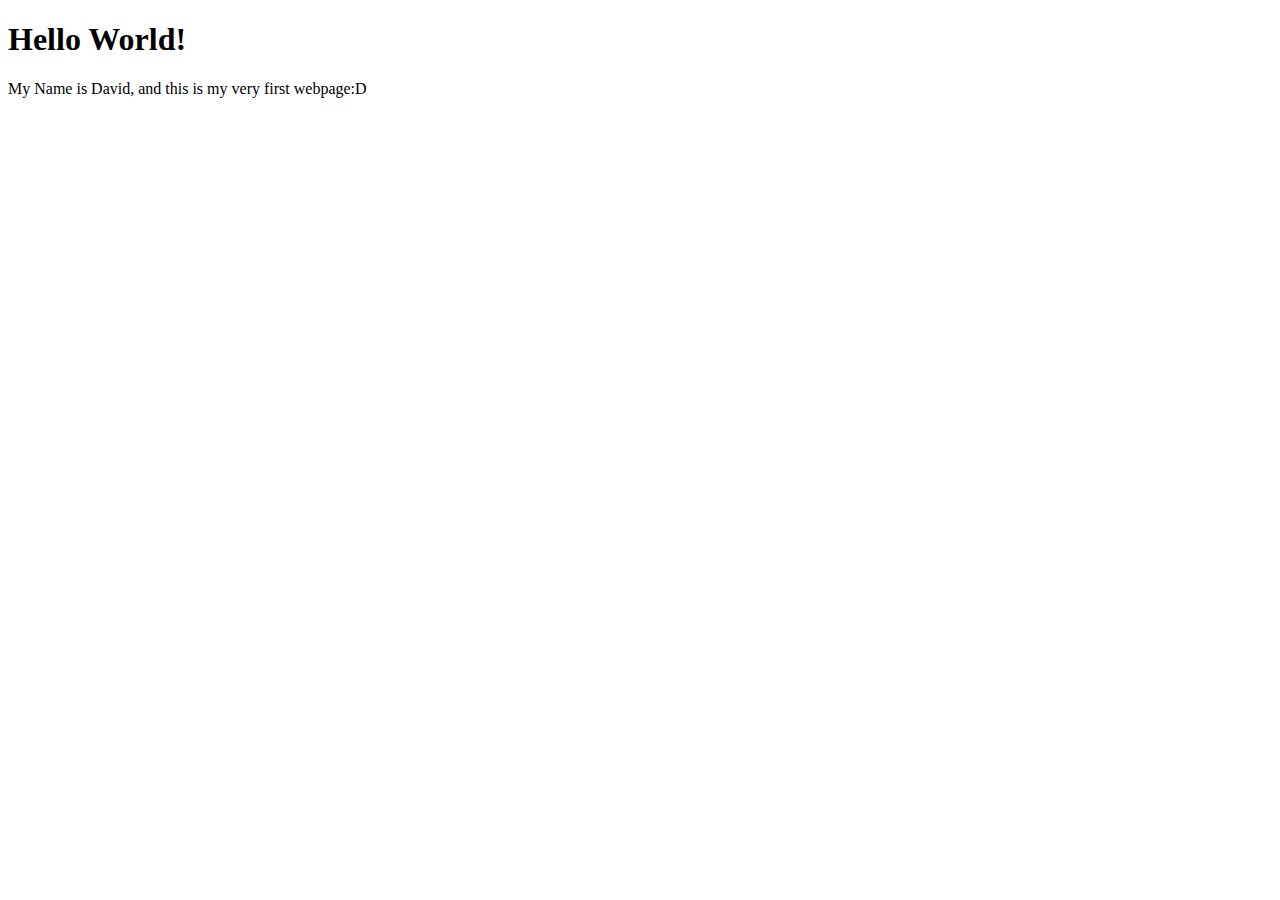
<file: My First Website/Index.html>
<!DOCTYPE html>
<html lang="en">
  <head>
    <meta charset="UTF-8" />
    <meta http-equiv="X-UA-Compatible" content="IE=edge" />
    <meta name="viewport" content="width=device-width, initial-scale=1.0" />
    <title>My First Webpage</title>
  </head>
  <body>
    <h1>Hello World!</h1>
    <p>My Name is David, and this is my very first webpage:D</p>
  </body>
</html>
</file>
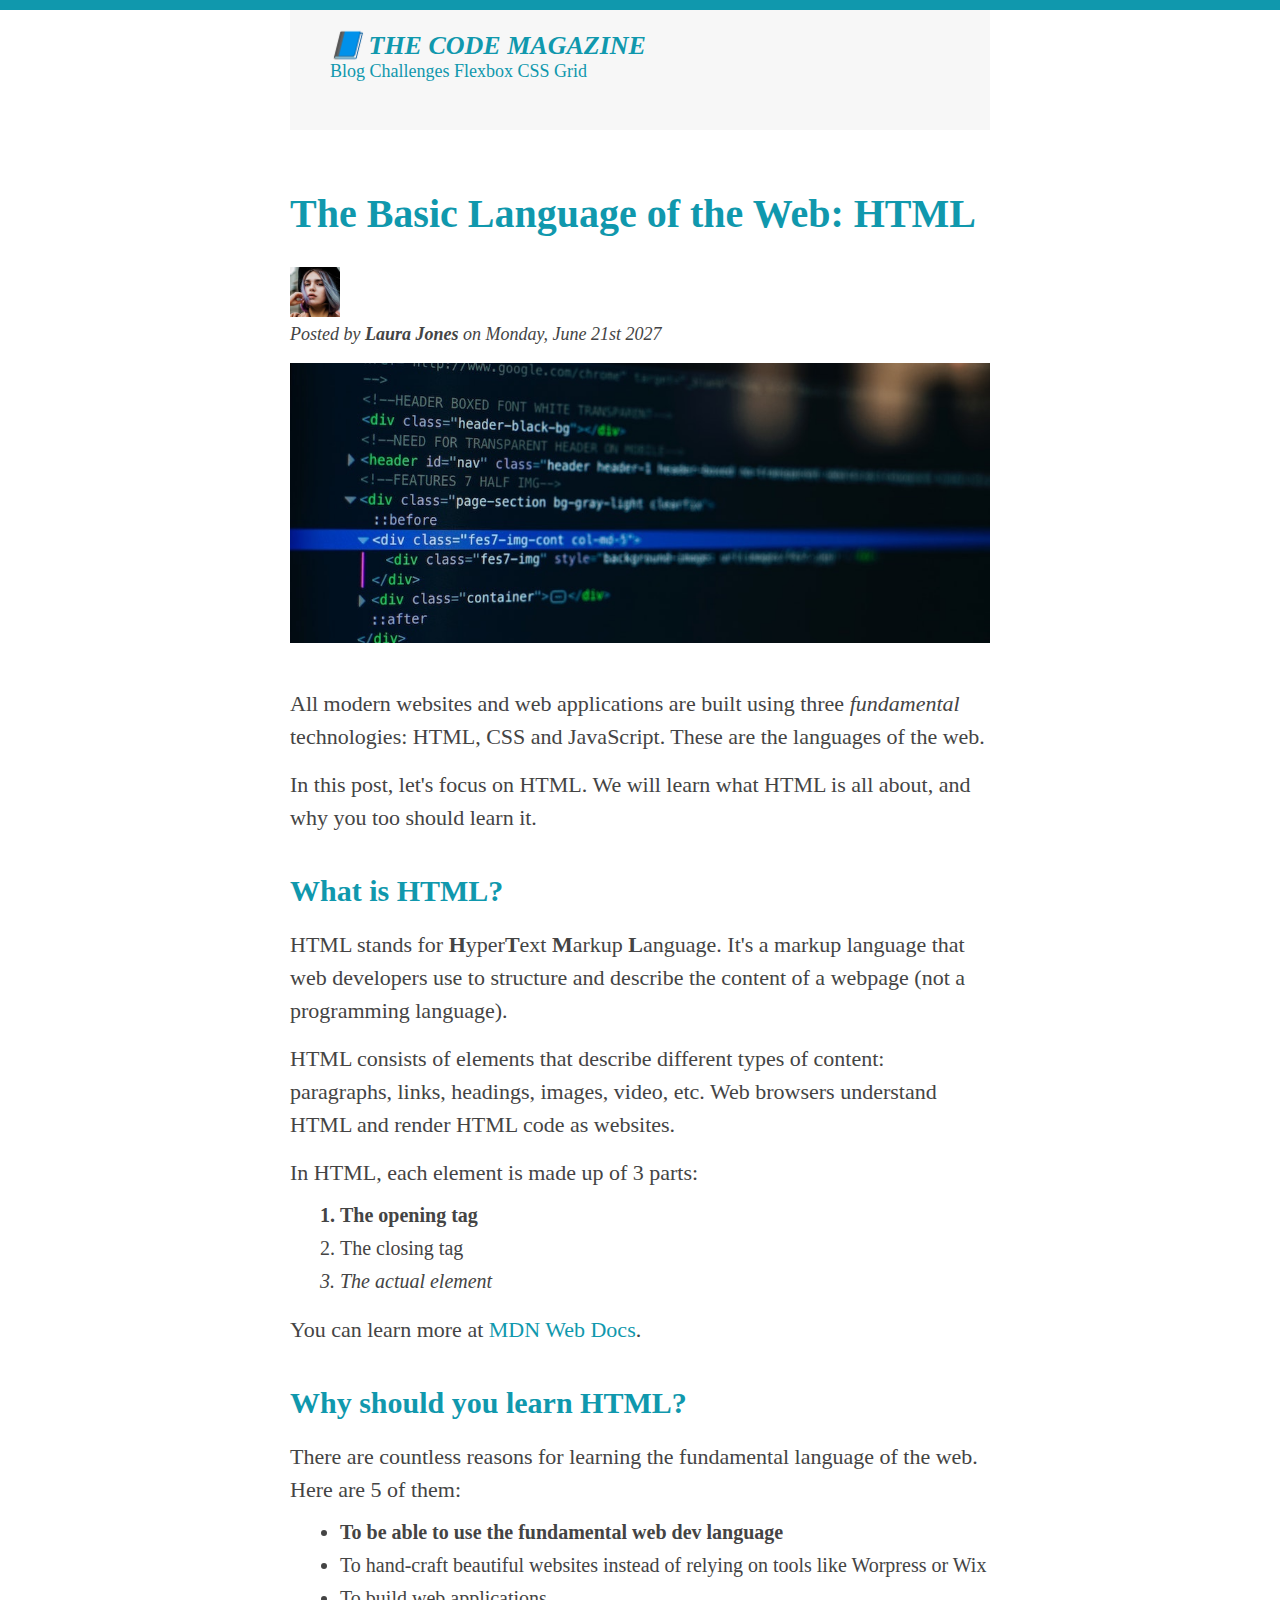
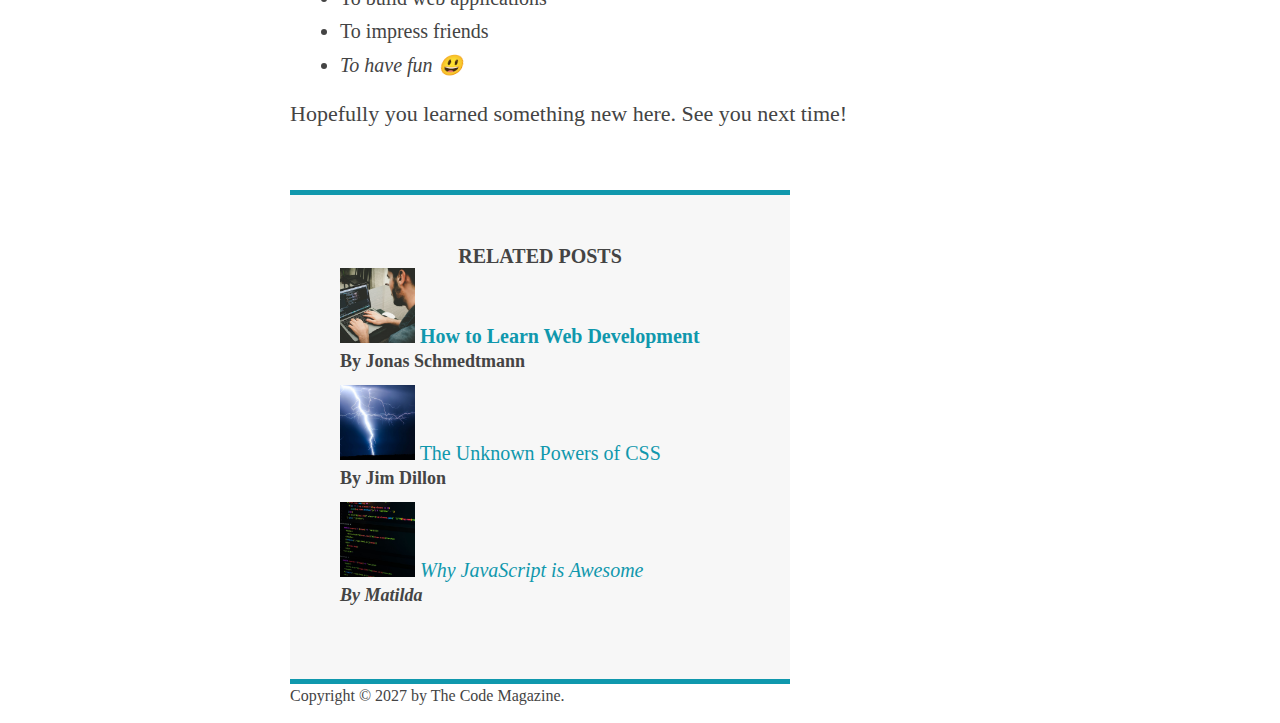
<file: CSS The Code Magazine/03-CSS-Fundamentals/index.html>
<!DOCTYPE html>
<html lang="en">
  <head>
    <meta charset="UTF-8" />
    <link href="style.css" rel="stylesheet" />
    <title>The Basic Language of the Web: HTML</title>
  </head>

  <body>
    <!--
    <h1>The Basic Language of the Web: HTML</h1>
    <h2>The Basic Language of the Web: HTML</h2>
    <h3>The Basic Language of the Web: HTML</h3>
    <h4>The Basic Language of the Web: HTML</h4>
    <h5>The Basic Language of the Web: HTML</h5>
    <h6>The Basic Language of the Web: HTML</h6>
    -->

    <div class="container">
      <header class="main-header">
        <h1>📘 The Code Magazine</h1>

        <nav>
          <!-- <p>This is a navigation</p> -->
          <a href="blog.html">Blog</a>
          <a href="#">Challenges</a>
          <a href="#">Flexbox</a>
          <a href="#">CSS Grid</a>
        </nav>
      </header>

      <article>
        <header class="post-header">
          <h2>The Basic Language of the Web: HTML</h2>

          <img
            src="img/laura-jones.jpg"
            alt="Headshot of Laura Jones"
            height="50"
            width="50"
          />

          <p id="author">
            Posted by <strong>Laura Jones</strong> on Monday, June 21st 2027
          </p>

          <img
            src="img/post-img.jpg"
            alt="HTML code on a screen"
            width="500"
            height="200"
            class="post-image"
          />
        </header>

        <p>
          All modern websites and web applications are built using three
          <em>fundamental</em>
          technologies: HTML, CSS and JavaScript. These are the languages of the
          web.
        </p>

        <p>
          In this post, let's focus on HTML. We will learn what HTML is all
          about, and why you too should learn it.
        </p>

        <h3>What is HTML?</h3>
        <p>
          HTML stands for <strong>H</strong>yper<strong>T</strong>ext
          <strong>M</strong>arkup <strong>L</strong>anguage. It's a markup
          language that web developers use to structure and describe the content
          of a webpage (not a programming language).
        </p>
        <p>
          HTML consists of elements that describe different types of content:
          paragraphs, links, headings, images, video, etc. Web browsers
          understand HTML and render HTML code as websites.
        </p>
        <p>In HTML, each element is made up of 3 parts:</p>

        <ol>
          <li>The opening tag</li>
          <li>The closing tag</li>
          <li>The actual element</li>
        </ol>

        <p>
          You can learn more at
          <a
            href="https://developer.mozilla.org/en-US/docs/Web/HTML"
            target="_blank"
            >MDN Web Docs</a
          >.
        </p>

        <h3>Why should you learn HTML?</h3>

        <p>
          There are countless reasons for learning the fundamental language of
          the web. Here are 5 of them:
        </p>

        <ul>
          <li>To be able to use the fundamental web dev language</li>
          <li>
            To hand-craft beautiful websites instead of relying on tools like
            Worpress or Wix
          </li>
          <li>To build web applications</li>
          <li>To impress friends</li>
          <li>To have fun 😃</li>
        </ul>

        <p>Hopefully you learned something new here. See you next time!</p>
      </article>

      <aside>
        <h4>Related posts</h4>

        <ul class="related">
          <li>
            <img
              src="img/related-1.jpg"
              alt="Person programming"
              width="75"
              width="75"
            />
            <a href="#">How to Learn Web Development</a>
            <p class="related-author">By Jonas Schmedtmann</p>
          </li>
          <li>
            <img
              src="img/related-2.jpg"
              alt="Lightning"
              width="75"
              heigth="75"
            />
            <a href="#">The Unknown Powers of CSS</a>
            <p class="related-author">By Jim Dillon</p>
          </li>
          <li>
            <img
              src="img/related-3.jpg"
              alt="JavaScript code on a screen"
              width="75"
              height="75"
            />
            <a href="#">Why JavaScript is Awesome</a>
            <p class="related-author">By Matilda</p>
          </li>
        </ul>
      </aside>

      <footer>
        <p id="copyright" class="copyright text">
          Copyright &copy; 2027 by The Code Magazine.
        </p>
      </footer>
    </div>
  </body>
</html>
</file>
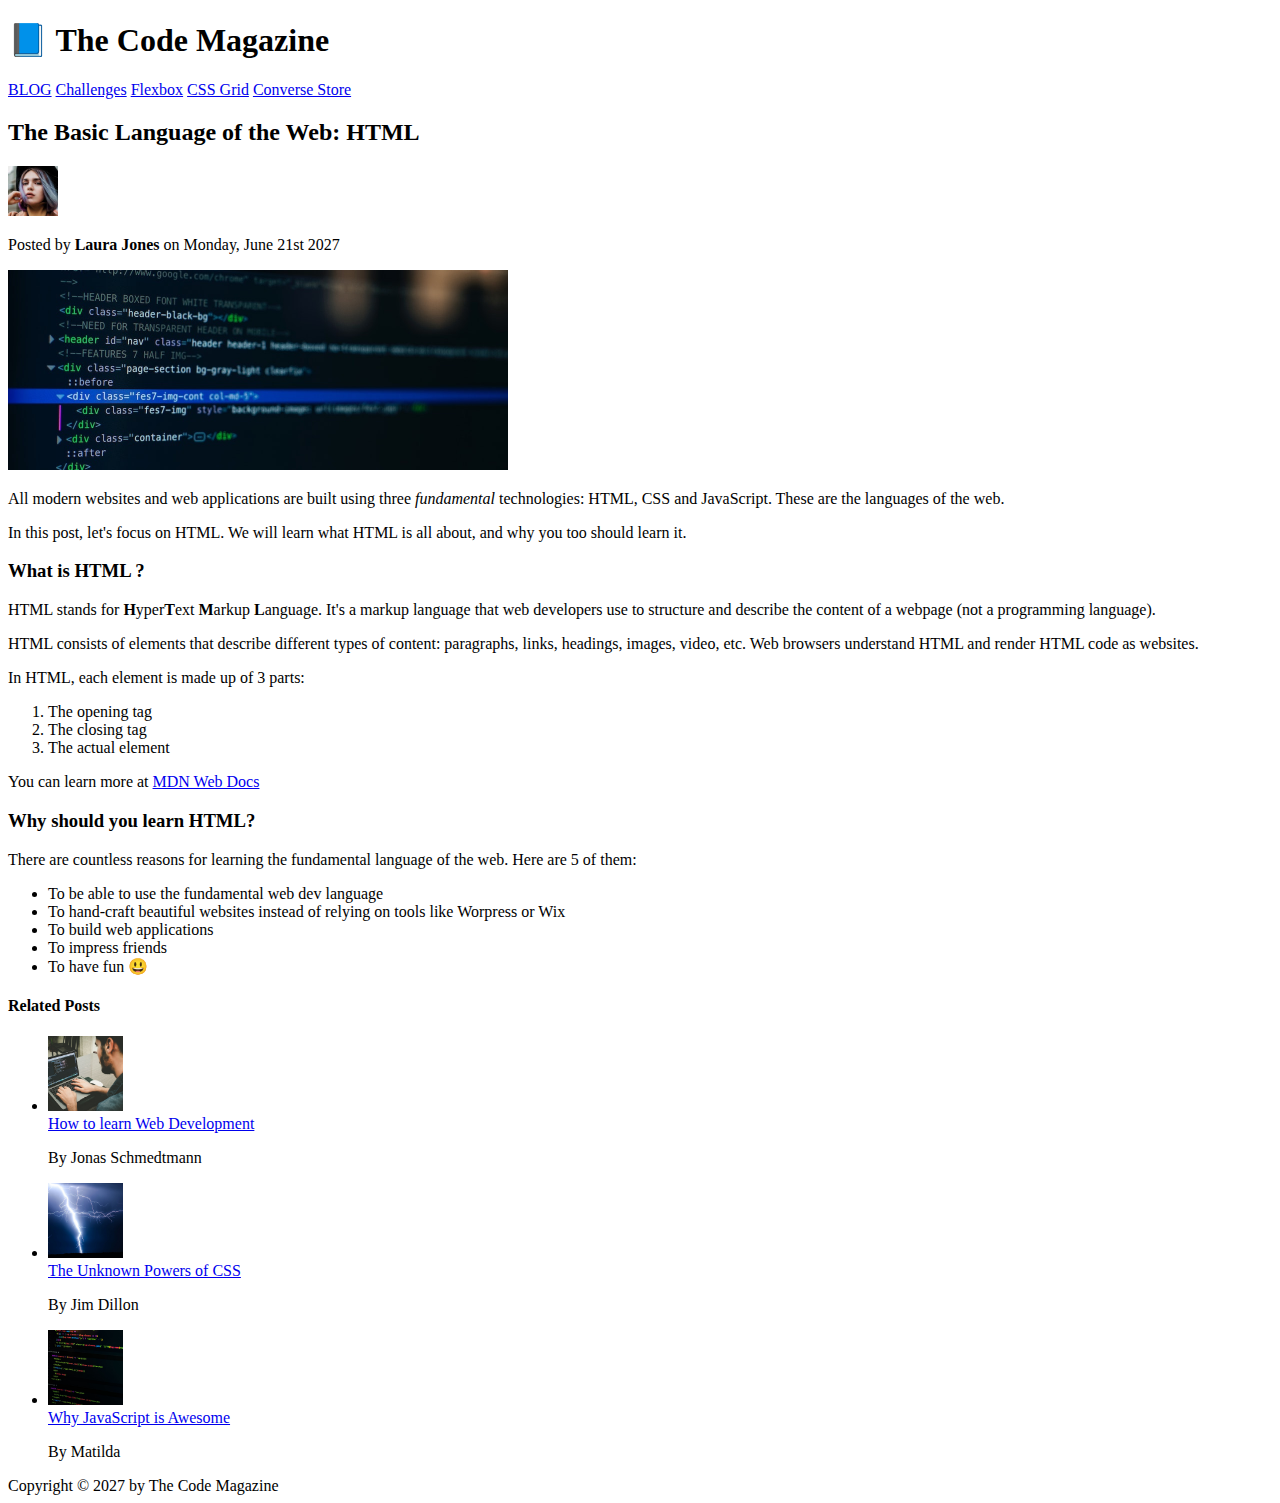
<file: The Code Magazine/02-HTML-Fundamentals/index.html>
<!DOCTYPE html>
<html lang="en">
  <head>
    <meta charset="UTF-8" />

    <title>The Basic Language of the Web:HTML</title>
  </head>

  <body>
    <!-- 
    <h1>The Code Magazine [DEMO]</h1>
    <h2>The Basic Language of the Web:HTML</h2>
    <h3>The Basic Language of the Web:HTML</h3>
    <h4>The Basic Language of the Web:HTML</h4>
    <h5>The Basic Language of the Web:HTML</h5>
    <h6>The Basic Language of the Web:HTML</h6>
  -->
    <header>
      <h1>📘 The Code Magazine</h1>

      <nav>
        <a href="blog.html">BLOG</a>
        <a href="#">Challenges</a>
        <a href="#">Flexbox</a>
        <a href="#">CSS Grid</a>
        <a href="converse.html">Converse Store</a>
      </nav>
    </header>

    <article>
      <header>
        <h2>The Basic Language of the Web: HTML</h2>

        <img
          src="IMG/laura-jones.jpg"
          alt="Picture of not Billie Elish"
          width="50"
          height="50"
        />

        <p>Posted by <strong>Laura Jones</strong> on Monday, June 21st 2027</p>

        <img
          src="IMG/post-img.jpg"
          alt="HTML Code on a screen"
          width="500"
          height="200"
        />
      </header>

      <p>
        All modern websites and web applications are built using three
        <em>fundamental</em>
        technologies: HTML, CSS and JavaScript. These are the languages of the
        web.
      </p>

      <p>
        In this post, let's focus on HTML. We will learn what HTML is all about,
        and why you too should learn it.
      </p>

      <h3>What is HTML ?</h3>

      <p>
        HTML stands for <strong>H</strong>yper<strong>T</strong>ext
        <strong>M</strong>arkup <strong>L</strong>anguage. It's a markup
        language that web developers use to structure and describe the content
        of a webpage (not a programming language).
      </p>
      <p>
        HTML consists of elements that describe different types of content:
        paragraphs, links, headings, images, video, etc. Web browsers understand
        HTML and render HTML code as websites.
      </p>

      <p>In HTML, each element is made up of 3 parts:</p>

      <ol>
        <li>The opening tag</li>
        <li>The closing tag</li>
        <li>The actual element</li>
      </ol>

      <p>
        You can learn more at
        <a
          href="https://developer.mozilla.org/en-US/docs/Web/HTML"
          target="_blank"
        >
          MDN Web Docs</a
        >
      </p>

      <h3>Why should you learn HTML?</h3>

      <p>
        There are countless reasons for learning the fundamental language of the
        web. Here are 5 of them:
      </p>

      <ul>
        <li>To be able to use the fundamental web dev language</li>
        <li>
          To hand-craft beautiful websites instead of relying on tools like
          Worpress or Wix
        </li>
        <li>To build web applications</li>
        <li>To impress friends</li>
        <li>To have fun 😃</li>
      </ul>
    </article>

    <aside>
      <h4>Related Posts</h4>

      <ul>
        <li>
          <img
            src="IMG/related-1.jpg"
            alt="Picture of a man typing on a keyboard"
            width="75"
            height="75"
          />
          <nav>
            <a href="#">How to learn Web Development</a>
          </nav>
          <p>By Jonas Schmedtmann</p>
        </li>
        <li>
          <img
            src="IMG/related-2.jpg"
            alt="Picture of lightning"
            width="75"
            height="75"
          />
          <nav>
            <a href="#">The Unknown Powers of CSS</a>
          </nav>
          <p>By Jim Dillon</p>
        </li>
        <li>
          <img
            src="IMG/related-3.jpg"
            alt="Picture of code on a screen"
            width="75"
            height="75"
          />
          <nav>
            <a href="#">Why JavaScript is Awesome</a>
          </nav>
          <p>By Matilda</p>
        </li>
      </ul>
    </aside>

    <footer>Copyright &copy; 2027 by The Code Magazine</footer>
  </body>
</html>
</file>
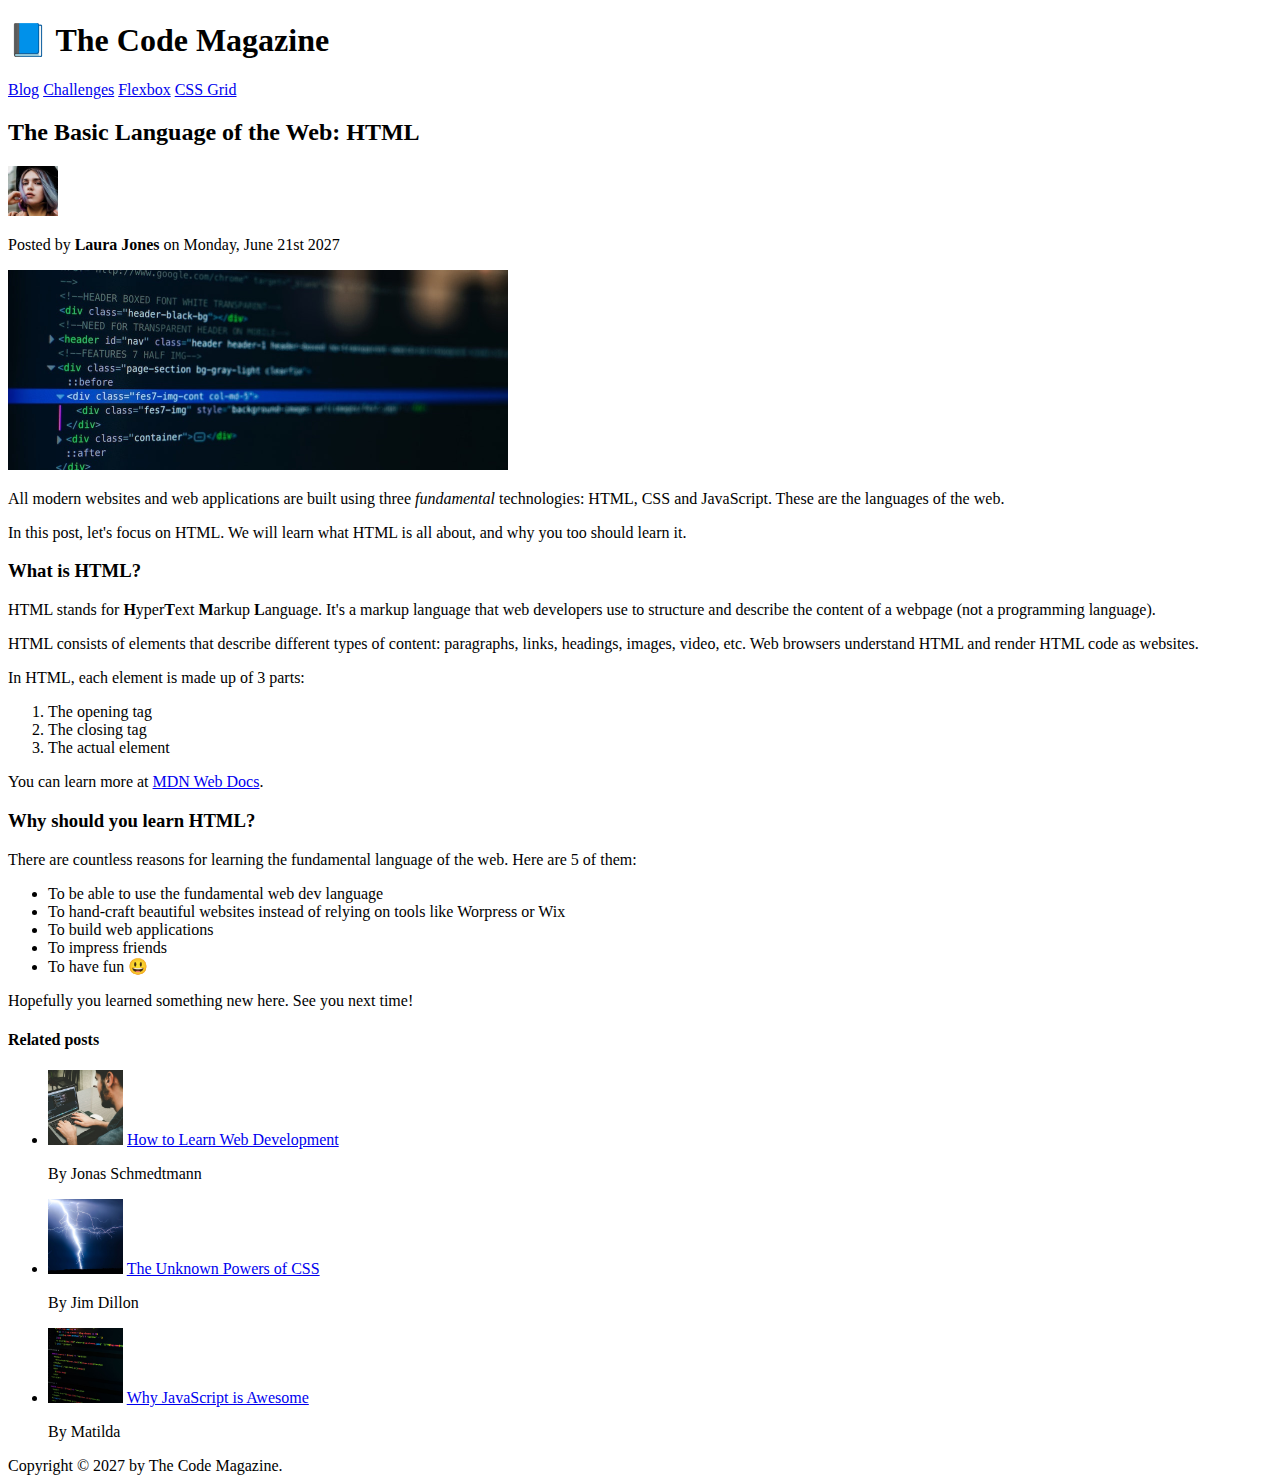
<file: html-css-course-master/final/02-HTML-Fundamentals/index.html>
<!DOCTYPE html>
<html lang="en">
  <head>
    <meta charset="UTF-8" />
    <title>The Basic Language of the Web: HTML</title>
  </head>

  <body>
    <!--
    <h1>The Basic Language of the Web: HTML</h1>
    <h2>The Basic Language of the Web: HTML</h2>
    <h3>The Basic Language of the Web: HTML</h3>
    <h4>The Basic Language of the Web: HTML</h4>
    <h5>The Basic Language of the Web: HTML</h5>
    <h6>The Basic Language of the Web: HTML</h6>
    -->

    <header>
      <h1>📘 The Code Magazine</h1>

      <nav>
        <a href="blog.html">Blog</a>
        <a href="#">Challenges</a>
        <a href="#">Flexbox</a>
        <a href="#">CSS Grid</a>
      </nav>
    </header>

    <article>
      <header>
        <h2>The Basic Language of the Web: HTML</h2>

        <img
          src="img/laura-jones.jpg"
          alt="Headshot of Laura Jones"
          height="50"
          width="50"
        />

        <p>Posted by <strong>Laura Jones</strong> on Monday, June 21st 2027</p>

        <img
          src="img/post-img.jpg"
          alt="HTML code on a screen"
          width="500"
          height="200"
        />
      </header>

      <p>
        All modern websites and web applications are built using three
        <em>fundamental</em>
        technologies: HTML, CSS and JavaScript. These are the languages of the
        web.
      </p>

      <p>
        In this post, let's focus on HTML. We will learn what HTML is all about,
        and why you too should learn it.
      </p>

      <h3>What is HTML?</h3>
      <p>
        HTML stands for <strong>H</strong>yper<strong>T</strong>ext
        <strong>M</strong>arkup <strong>L</strong>anguage. It's a markup
        language that web developers use to structure and describe the content
        of a webpage (not a programming language).
      </p>
      <p>
        HTML consists of elements that describe different types of content:
        paragraphs, links, headings, images, video, etc. Web browsers understand
        HTML and render HTML code as websites.
      </p>
      <p>In HTML, each element is made up of 3 parts:</p>

      <ol>
        <li>The opening tag</li>
        <li>The closing tag</li>
        <li>The actual element</li>
      </ol>

      <p>
        You can learn more at
        <a
          href="https://developer.mozilla.org/en-US/docs/Web/HTML"
          target="_blank"
          >MDN Web Docs</a
        >.
      </p>

      <h3>Why should you learn HTML?</h3>

      <p>
        There are countless reasons for learning the fundamental language of the
        web. Here are 5 of them:
      </p>

      <ul>
        <li>To be able to use the fundamental web dev language</li>
        <li>
          To hand-craft beautiful websites instead of relying on tools like
          Worpress or Wix
        </li>
        <li>To build web applications</li>
        <li>To impress friends</li>
        <li>To have fun 😃</li>
      </ul>

      <p>Hopefully you learned something new here. See you next time!</p>
    </article>

    <aside>
      <h4>Related posts</h4>

      <ul>
        <li>
          <img
            src="img/related-1.jpg"
            alt="Person programming"
            width="75"
            width="75"
          />
          <a href="#">How to Learn Web Development</a>
          <p>By Jonas Schmedtmann</p>
        </li>
        <li>
          <img src="img/related-2.jpg" alt="Lightning" width="75" heigth="75" />
          <a href="#">The Unknown Powers of CSS</a>
          <p>By Jim Dillon</p>
        </li>
        <li>
          <img
            src="img/related-3.jpg"
            alt="JavaScript code on a screen"
            width="75"
            height="75"
          />
          <a href="#">Why JavaScript is Awesome</a>
          <p>By Matilda</p>
        </li>
      </ul>
    </aside>

    <footer>Copyright &copy; 2027 by The Code Magazine.</footer>
  </body>
</html>
</file>
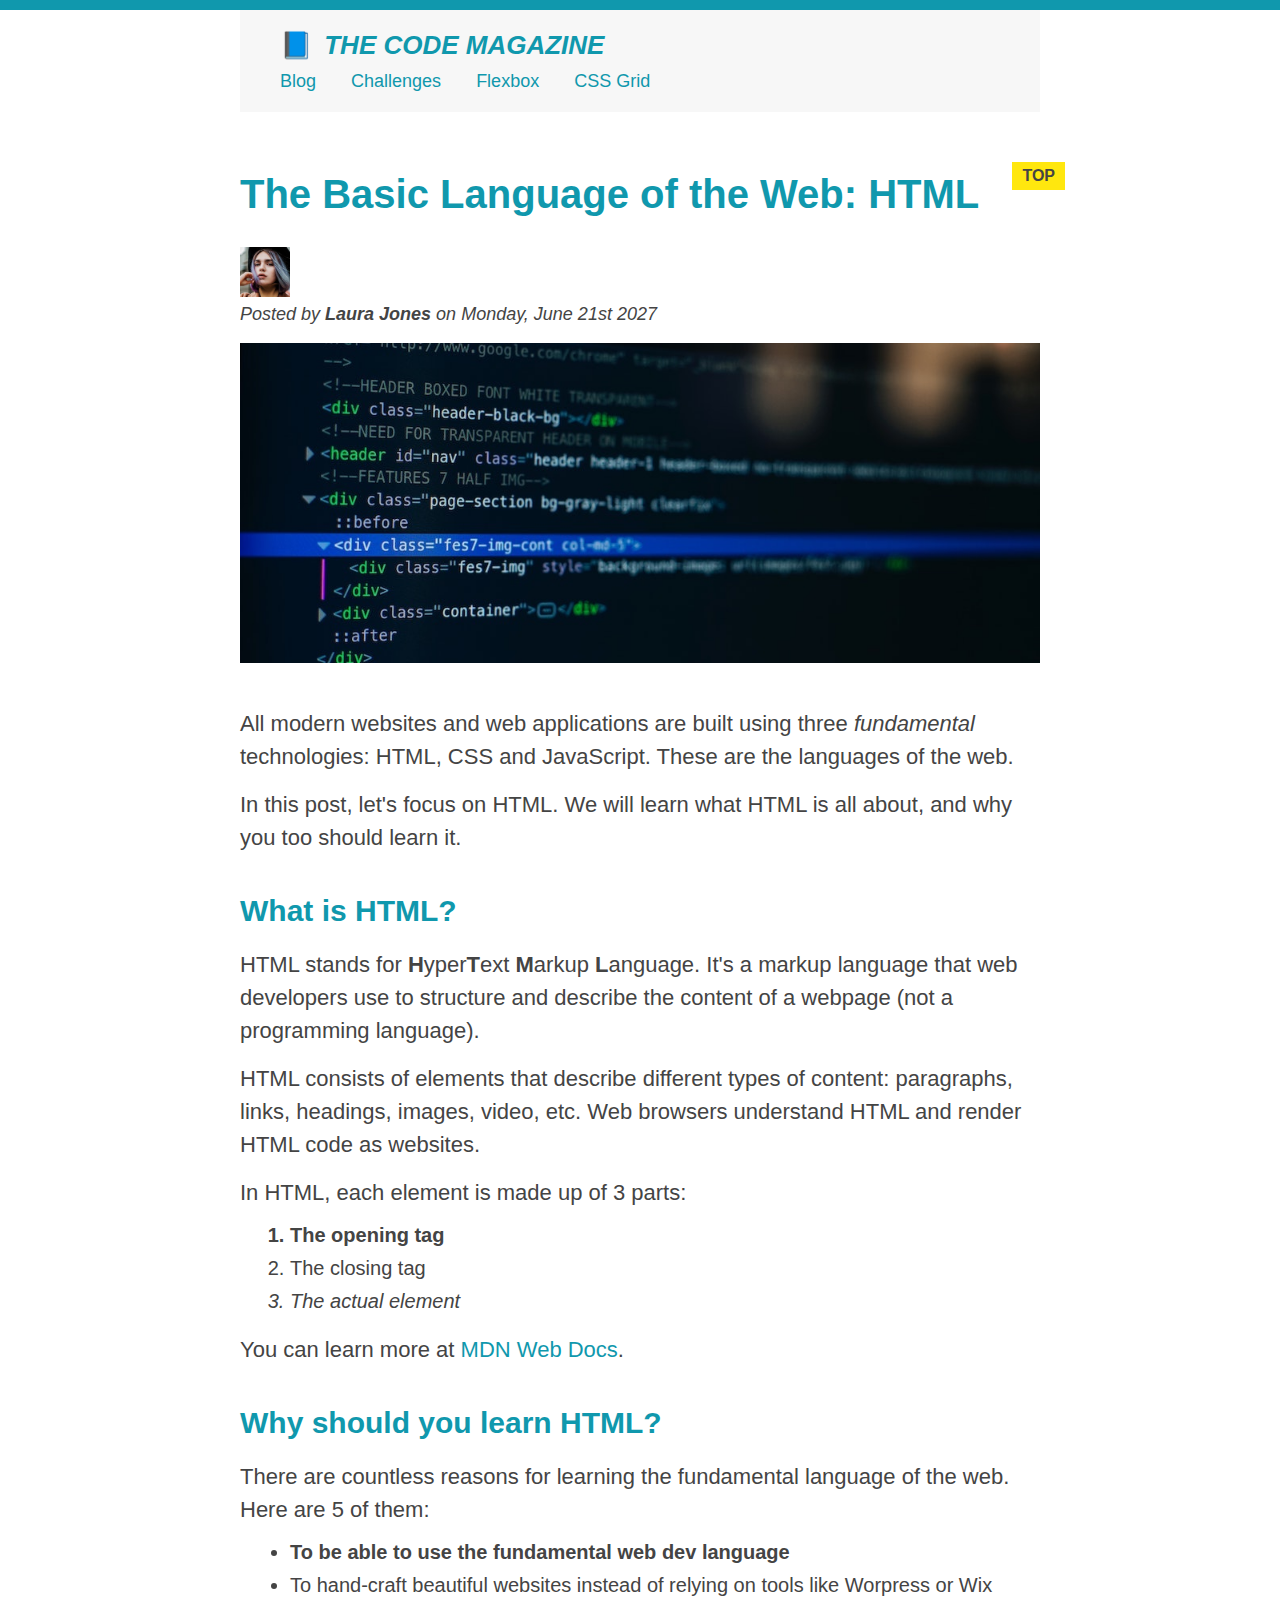
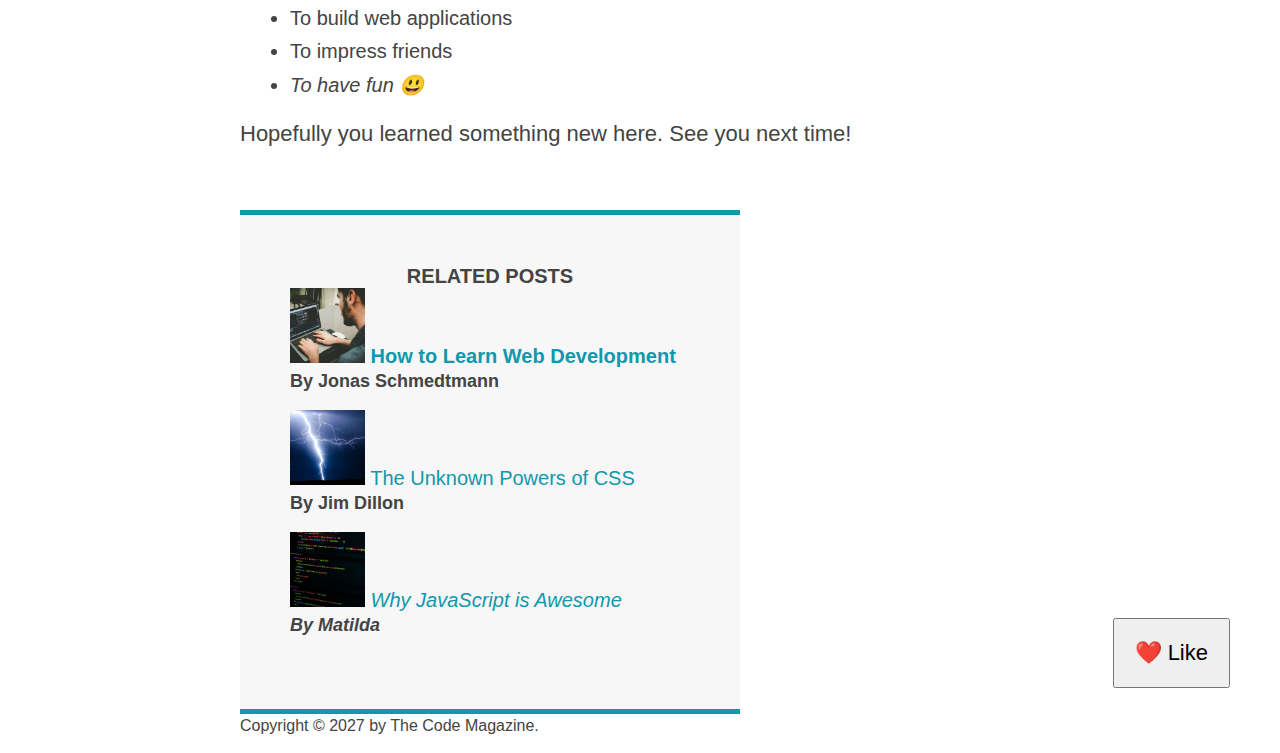
<file: html-css-course-master/final/03-CSS-Fundamentals/index.html>
<!DOCTYPE html>
<html lang="en">
  <head>
    <meta charset="UTF-8" />
    <link href="style.css" rel="stylesheet" />

    <title>The Basic Language of the Web: HTML</title>
  </head>

  <body>
    <!--
    <h1>The Basic Language of the Web: HTML</h1>
    <h2>The Basic Language of the Web: HTML</h2>
    <h3>The Basic Language of the Web: HTML</h3>
    <h4>The Basic Language of the Web: HTML</h4>
    <h5>The Basic Language of the Web: HTML</h5>
    <h6>The Basic Language of the Web: HTML</h6>
    -->

    <div class="container">
      <header class="main-header">
        <h1>📘 The Code Magazine</h1>

        <nav>
          <!-- <strong>This is the navigation</strong> -->
          <a href="blog.html">Blog</a>
          <a href="#">Challenges</a>
          <a href="#">Flexbox</a>
          <a href="#">CSS Grid</a>
        </nav>
      </header>

      <article>
        <header class="post-header">
          <h2>The Basic Language of the Web: HTML</h2>

          <img
            src="img/laura-jones.jpg"
            alt="Headshot of Laura Jones"
            height="50"
            width="50"
          />

          <p id="author">
            Posted by <strong>Laura Jones</strong> on Monday, June 21st 2027
          </p>

          <img
            src="img/post-img.jpg"
            alt="HTML code on a screen"
            width="500"
            height="200"
            class="post-img"
          />
          <button>❤️ Like</button>
        </header>

        <p>
          All modern websites and web applications are built using three
          <em>fundamental</em>
          technologies: HTML, CSS and JavaScript. These are the languages of the
          web.
        </p>

        <p>
          In this post, let's focus on HTML. We will learn what HTML is all
          about, and why you too should learn it.
        </p>

        <h3>What is HTML?</h3>
        <p>
          HTML stands for <strong>H</strong>yper<strong>T</strong>ext
          <strong>M</strong>arkup <strong>L</strong>anguage. It's a markup
          language that web developers use to structure and describe the content
          of a webpage (not a programming language).
        </p>
        <p>
          HTML consists of elements that describe different types of content:
          paragraphs, links, headings, images, video, etc. Web browsers
          understand HTML and render HTML code as websites.
        </p>
        <p>In HTML, each element is made up of 3 parts:</p>

        <ol>
          <li class="first-li">The opening tag</li>
          <li>The closing tag</li>
          <li>The actual element</li>
        </ol>

        <p>
          You can learn more at
          <a
            href="https://developer.mozilla.org/en-US/docs/Web/HTML"
            target="_blank"
            >MDN Web Docs</a
          >.
        </p>

        <h3>Why should you learn HTML?</h3>

        <p>
          There are countless reasons for learning the fundamental language of
          the web. Here are 5 of them:
        </p>

        <ul>
          <li class="first-li">
            To be able to use the fundamental web dev language
          </li>
          <li>
            To hand-craft beautiful websites instead of relying on tools like
            Worpress or Wix
          </li>
          <li>To build web applications</li>
          <li>To impress friends</li>
          <li>To have fun 😃</li>
        </ul>

        <p>Hopefully you learned something new here. See you next time!</p>
      </article>

      <aside>
        <h4>Related posts</h4>

        <ul class="related">
          <li>
            <img
              src="img/related-1.jpg"
              alt="Person programming"
              width="75"
              height="75"
            />
            <a href="#">How to Learn Web Development</a>
            <p class="related-author">By Jonas Schmedtmann</p>
          </li>
          <li>
            <img
              src="img/related-2.jpg"
              alt="Lightning"
              width="75"
              height="75"
            />
            <a href="#">The Unknown Powers of CSS</a>
            <p class="related-author">By Jim Dillon</p>
          </li>
          <li>
            <img
              src="img/related-3.jpg"
              alt="JavaScript code on a screen"
              width="75"
              height="75"
            />
            <a href="#">Why JavaScript is Awesome</a>
            <p class="related-author">By Matilda</p>
          </li>
        </ul>
      </aside>

      <footer>
        <p id="copyright" class="copyright text">
          Copyright &copy; 2027 by The Code Magazine.
        </p>
      </footer>
    </div>
  </body>
</html>
</file>
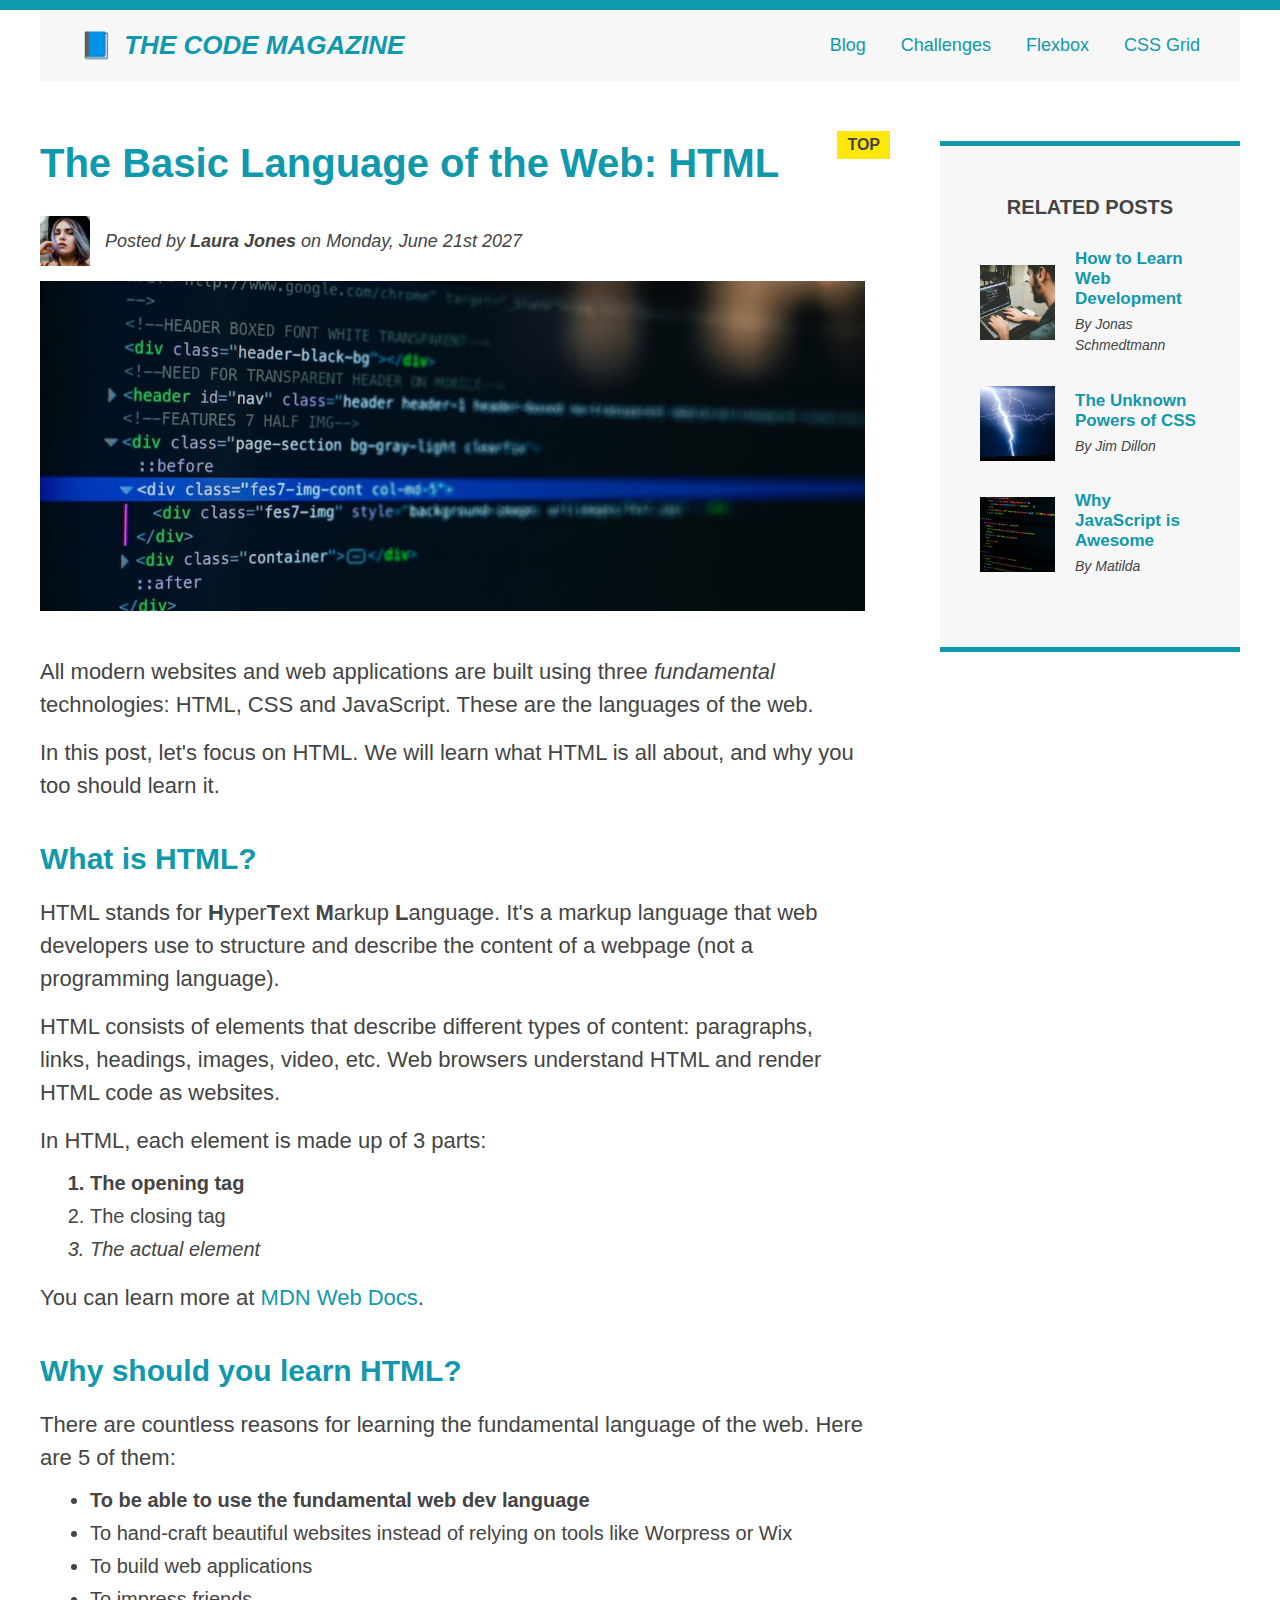
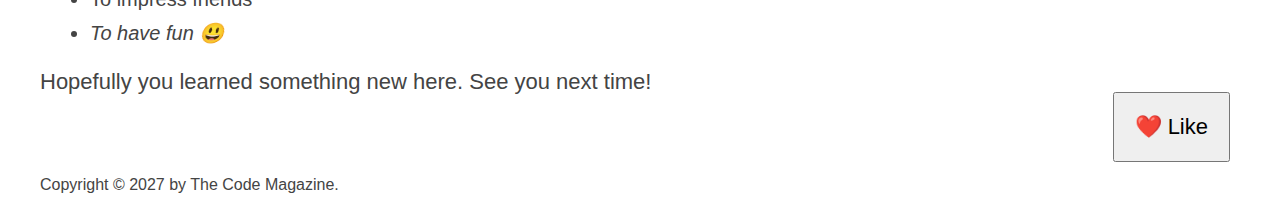
<file: html-css-course-master/final/04-CSS-Layouts/index.html>
<!DOCTYPE html>
<html lang="en">
  <head>
    <meta charset="UTF-8" />
    <link href="style.css" rel="stylesheet" />

    <title>The Basic Language of the Web: HTML</title>
  </head>

  <body>
    <!--
    <h1>The Basic Language of the Web: HTML</h1>
    <h2>The Basic Language of the Web: HTML</h2>
    <h3>The Basic Language of the Web: HTML</h3>
    <h4>The Basic Language of the Web: HTML</h4>
    <h5>The Basic Language of the Web: HTML</h5>
    <h6>The Basic Language of the Web: HTML</h6>
    -->

    <div class="container">
      <header class="main-header clearfix">
        <h1>📘 The Code Magazine</h1>

        <nav>
          <!-- <strong>This is the navigation</strong> -->
          <a href="blog.html">Blog</a>
          <a href="#">Challenges</a>
          <a href="flexbox.html">Flexbox</a>
          <a href="css-grid.html">CSS Grid</a>
        </nav>

        <!-- <div class="clear"></div> -->
      </header>

      <!-- ONLY NECESSARY FOR FLEXBOX -->
      <!-- <div class="row"> -->
      <article>
        <header class="post-header">
          <h2>The Basic Language of the Web: HTML</h2>

          <div class="author-box">
            <img
              src="img/laura-jones.jpg"
              alt="Headshot of Laura Jones"
              height="50"
              width="50"
              class="author-img"
            />

            <p id="author" class="author">
              Posted by <strong>Laura Jones</strong> on Monday, June 21st 2027
            </p>
          </div>

          <img
            src="img/post-img.jpg"
            alt="HTML code on a screen"
            width="500"
            height="200"
            class="post-img"
          />
          <button>❤️ Like</button>
        </header>

        <p>
          All modern websites and web applications are built using three
          <em>fundamental</em>
          technologies: HTML, CSS and JavaScript. These are the languages of the
          web.
        </p>

        <p>
          In this post, let's focus on HTML. We will learn what HTML is all
          about, and why you too should learn it.
        </p>

        <h3>What is HTML?</h3>
        <p>
          HTML stands for <strong>H</strong>yper<strong>T</strong>ext
          <strong>M</strong>arkup <strong>L</strong>anguage. It's a markup
          language that web developers use to structure and describe the content
          of a webpage (not a programming language).
        </p>
        <p>
          HTML consists of elements that describe different types of content:
          paragraphs, links, headings, images, video, etc. Web browsers
          understand HTML and render HTML code as websites.
        </p>
        <p>In HTML, each element is made up of 3 parts:</p>

        <ol>
          <li class="first-li">The opening tag</li>
          <li>The closing tag</li>
          <li>The actual element</li>
        </ol>

        <p>
          You can learn more at
          <a
            href="https://developer.mozilla.org/en-US/docs/Web/HTML"
            target="_blank"
            >MDN Web Docs</a
          >.
        </p>

        <h3>Why should you learn HTML?</h3>

        <p>
          There are countless reasons for learning the fundamental language of
          the web. Here are 5 of them:
        </p>

        <ul>
          <li class="first-li">
            To be able to use the fundamental web dev language
          </li>
          <li>
            To hand-craft beautiful websites instead of relying on tools like
            Worpress or Wix
          </li>
          <li>To build web applications</li>
          <li>To impress friends</li>
          <li>To have fun 😃</li>
        </ul>

        <p>Hopefully you learned something new here. See you next time!</p>
      </article>

      <aside>
        <h4>Related posts</h4>

        <ul class="related">
          <li class="related-post">
            <img
              src="img/related-1.jpg"
              alt="Person programming"
              width="75"
              height="75"
            />
            <div>
              <a href="#" class="related-link">How to Learn Web Development</a>
              <p class="related-author">By Jonas Schmedtmann</p>
            </div>
          </li>
          <li class="related-post">
            <img
              src="img/related-2.jpg"
              alt="Lightning"
              width="75"
              height="75"
            />
            <div>
              <a href="#" class="related-link">The Unknown Powers of CSS</a>
              <p class="related-author">By Jim Dillon</p>
            </div>
          </li>
          <li class="related-post">
            <img
              src="img/related-3.jpg"
              alt="JavaScript code on a screen"
              width="75"
              height="75"
            />
            <div>
              <a href="#" class="related-link">Why JavaScript is Awesome</a>
              <p class="related-author">By Matilda</p>
            </div>
          </li>
        </ul>
      </aside>
      <!-- </div> -->

      <footer>
        <p id="copyright" class="copyright text">
          Copyright &copy; 2027 by The Code Magazine.
        </p>
      </footer>
    </div>
  </body>
</html>
</file>
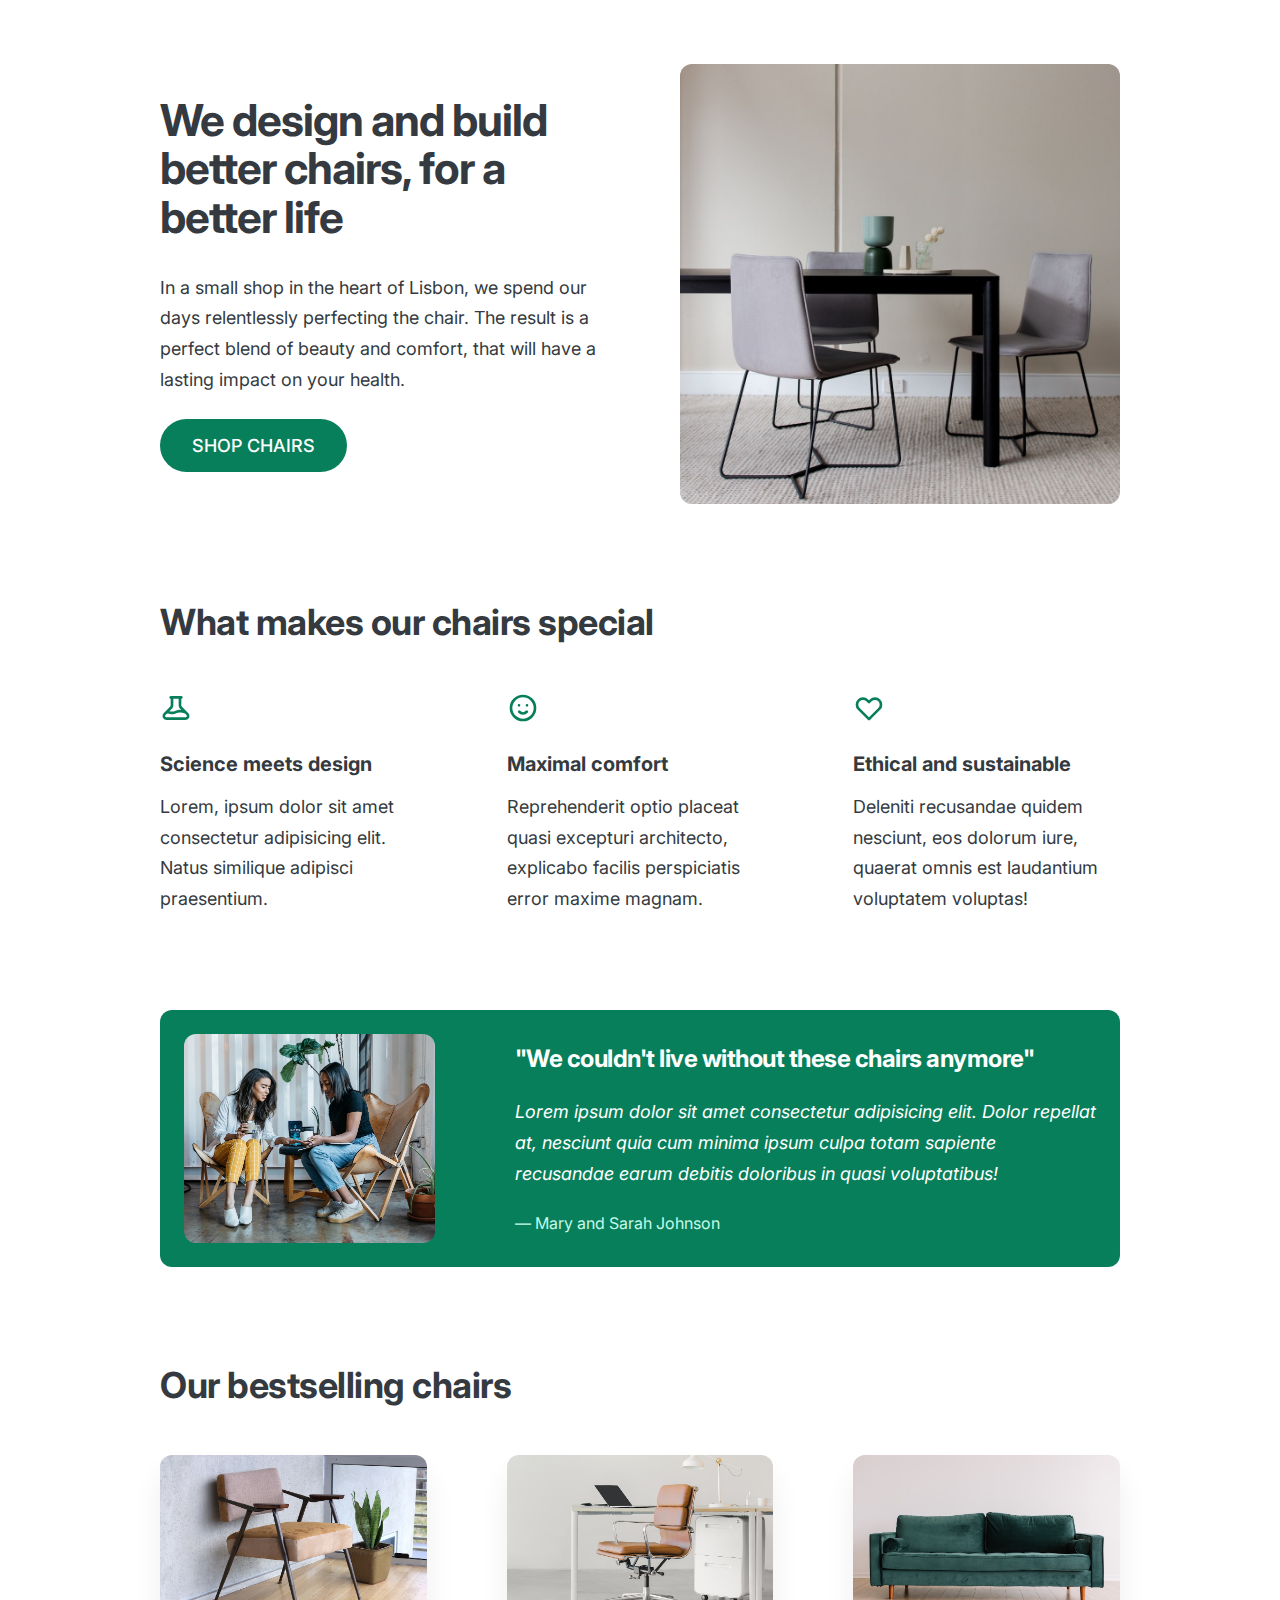
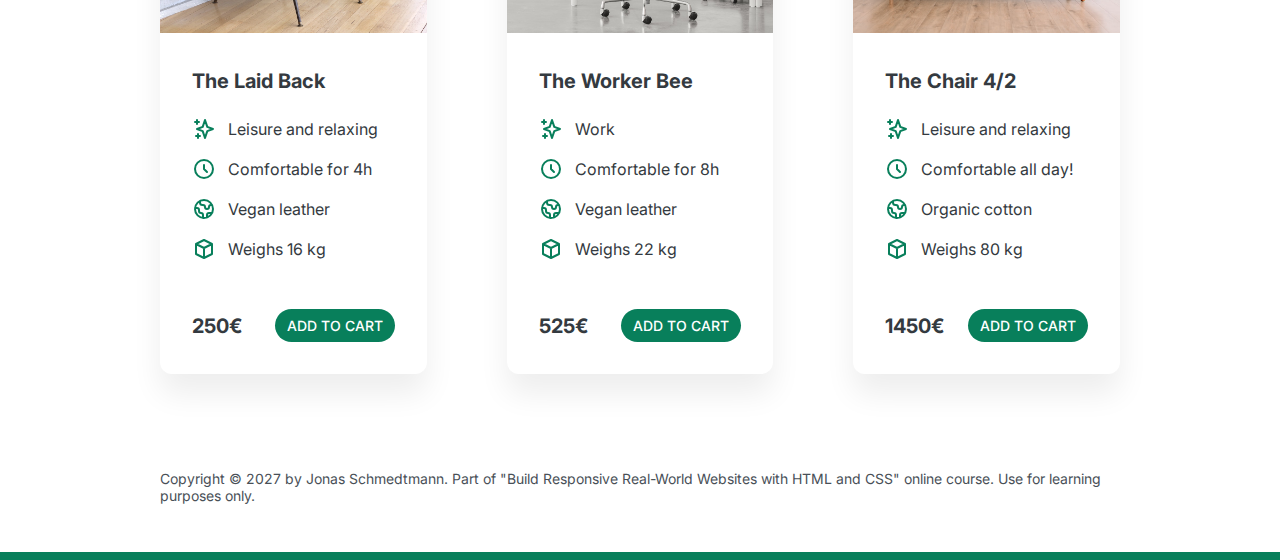
<file: html-css-course-master/final/05-Design/index.html>
<!DOCTYPE html>
<html lang="en">
  <head>
    <meta charset="UTF-8" />
    <meta http-equiv="X-UA-Compatible" content="IE=edge" />
    <meta name="viewport" content="width=device-width, initial-scale=1.0" />

    <link rel="preconnect" href="https://fonts.gstatic.com" />
    <link
      href="https://fonts.googleapis.com/css2?family=Inter:wght@400;500;700&display=swap"
      rel="stylesheet"
    />

    <link rel="stylesheet" href="style.css" />
    <title>Lisbon Chair Shop</title>
  </head>
  <body>
    <div class="container">
      <header>
        <div class="header-text-box">
          <h1>We design and build better chairs, for a better life</h1>
          <p class="header-text">
            In a small shop in the heart of Lisbon, we spend our days
            relentlessly perfecting the chair. The result is a perfect blend of
            beauty and comfort, that will have a lasting impact on your health.
          </p>
          <a class="btn btn--big" href="#">Shop chairs</a>
        </div>
        <img src="hero.jpg" alt="Photo" />
      </header>

      <section>
        <h2>What makes our chairs special</h2>
        <div class="grid-3-cols">
          <div>
            <svg
              xmlns="http://www.w3.org/2000/svg"
              class="features-icon"
              fill="none"
              viewBox="0 0 24 24"
              stroke="currentColor"
            >
              <path
                stroke-linecap="round"
                stroke-linejoin="round"
                stroke-width="2"
                d="M19.428 15.428a2 2 0 00-1.022-.547l-2.387-.477a6 6 0 00-3.86.517l-.318.158a6 6 0 01-3.86.517L6.05 15.21a2 2 0 00-1.806.547M8 4h8l-1 1v5.172a2 2 0 00.586 1.414l5 5c1.26 1.26.367 3.414-1.415 3.414H4.828c-1.782 0-2.674-2.154-1.414-3.414l5-5A2 2 0 009 10.172V5L8 4z"
              />
            </svg>
            <p class="features-title"><strong>Science meets design</strong></p>
            <p class="features-text">
              Lorem, ipsum dolor sit amet consectetur adipisicing elit. Natus
              similique adipisci praesentium.
            </p>
          </div>

          <div>
            <svg
              xmlns="http://www.w3.org/2000/svg"
              class="features-icon"
              fill="none"
              viewBox="0 0 24 24"
              stroke="currentColor"
            >
              <path
                stroke-linecap="round"
                stroke-linejoin="round"
                stroke-width="2"
                d="M14.828 14.828a4 4 0 01-5.656 0M9 10h.01M15 10h.01M21 12a9 9 0 11-18 0 9 9 0 0118 0z"
              />
            </svg>
            <p class="features-title">
              <strong>Maximal comfort</strong>
            </p>
            <p class="features-text">
              Reprehenderit optio placeat quasi excepturi architecto, explicabo
              facilis perspiciatis error maxime magnam.
            </p>
          </div>

          <div>
            <svg
              xmlns="http://www.w3.org/2000/svg"
              class="features-icon"
              fill="none"
              viewBox="0 0 24 24"
              stroke="currentColor"
            >
              <path
                stroke-linecap="round"
                stroke-linejoin="round"
                stroke-width="2"
                d="M4.318 6.318a4.5 4.5 0 000 6.364L12 20.364l7.682-7.682a4.5 4.5 0 00-6.364-6.364L12 7.636l-1.318-1.318a4.5 4.5 0 00-6.364 0z"
              />
            </svg>
            <p class="features-title">
              <strong>Ethical and sustainable</strong>
            </p>
            <p class="features-text">
              Deleniti recusandae quidem nesciunt, eos dolorum iure, quaerat
              omnis est laudantium voluptatem voluptas!
            </p>
          </div>
        </div>
      </section>

      <section class="testimonial-section">
        <div class="grid-3-cols">
          <img src="customers.jpg" alt="People sitting on chairs" />
          <div class="testimonial-box">
            <h2>"We couldn't live without these chairs anymore"</h2>
            <blockquote class="testimonial-text">
              Lorem ipsum dolor sit amet consectetur adipisicing elit. Dolor
              repellat at, nesciunt quia cum minima ipsum culpa totam sapiente
              recusandae earum debitis doloribus in quasi voluptatibus!
            </blockquote>
            <p class="testimonial-author">&mdash; Mary and Sarah Johnson</p>
          </div>
        </div>
      </section>

      <section>
        <h2>Our bestselling chairs</h2>
        <div class="grid-3-cols">
          <figure class="chair">
            <img src="chair-1.jpg" alt="Chair" />
            <div class="chair-box">
              <h3>The Laid Back</h3>
              <ul class="chair-details">
                <li>
                  <svg
                    xmlns="http://www.w3.org/2000/svg"
                    class="chair-icon"
                    fill="none"
                    viewBox="0 0 24 24"
                    stroke="currentColor"
                  >
                    <path
                      stroke-linecap="round"
                      stroke-linejoin="round"
                      stroke-width="2"
                      d="M5 3v4M3 5h4M6 17v4m-2-2h4m5-16l2.286 6.857L21 12l-5.714 2.143L13 21l-2.286-6.857L5 12l5.714-2.143L13 3z"
                    />
                  </svg>
                  <!-- Span is a generic INLINE text element, it doesn't have any meaning. It's like a div element, but inline -->
                  <span>Leisure and relaxing</span>
                </li>
                <li>
                  <svg
                    xmlns="http://www.w3.org/2000/svg"
                    class="chair-icon"
                    fill="none"
                    viewBox="0 0 24 24"
                    stroke="currentColor"
                  >
                    <path
                      stroke-linecap="round"
                      stroke-linejoin="round"
                      stroke-width="2"
                      d="M12 8v4l3 3m6-3a9 9 0 11-18 0 9 9 0 0118 0z"
                    />
                  </svg>
                  <span>Comfortable for 4h</span>
                </li>
                <li>
                  <svg
                    xmlns="http://www.w3.org/2000/svg"
                    class="chair-icon"
                    fill="none"
                    viewBox="0 0 24 24"
                    stroke="currentColor"
                  >
                    <path
                      stroke-linecap="round"
                      stroke-linejoin="round"
                      stroke-width="2"
                      d="M3.055 11H5a2 2 0 012 2v1a2 2 0 002 2 2 2 0 012 2v2.945M8 3.935V5.5A2.5 2.5 0 0010.5 8h.5a2 2 0 012 2 2 2 0 104 0 2 2 0 012-2h1.064M15 20.488V18a2 2 0 012-2h3.064M21 12a9 9 0 11-18 0 9 9 0 0118 0z"
                    />
                  </svg>
                  <span>Vegan leather</span>
                </li>
                <li>
                  <svg
                    xmlns="http://www.w3.org/2000/svg"
                    class="chair-icon"
                    fill="none"
                    viewBox="0 0 24 24"
                    stroke="currentColor"
                  >
                    <path
                      stroke-linecap="round"
                      stroke-linejoin="round"
                      stroke-width="2"
                      d="M20 7l-8-4-8 4m16 0l-8 4m8-4v10l-8 4m0-10L4 7m8 4v10M4 7v10l8 4"
                    />
                  </svg>
                  <span>Weighs 16 kg</span>
                </li>
              </ul>
              <div class="chair-price">
                <strong>250€</strong>
                <a href="#" class="btn btn--small">Add to cart</a>
              </div>
            </div>
          </figure>

          <figure class="chair">
            <img src="chair-2.jpg" alt="Chair" />
            <div class="chair-box">
              <h3>The Worker Bee</h3>
              <ul class="chair-details">
                <li>
                  <svg
                    xmlns="http://www.w3.org/2000/svg"
                    class="chair-icon"
                    fill="none"
                    viewBox="0 0 24 24"
                    stroke="currentColor"
                  >
                    <path
                      stroke-linecap="round"
                      stroke-linejoin="round"
                      stroke-width="2"
                      d="M5 3v4M3 5h4M6 17v4m-2-2h4m5-16l2.286 6.857L21 12l-5.714 2.143L13 21l-2.286-6.857L5 12l5.714-2.143L13 3z"
                    />
                  </svg>
                  <span>Work</span>
                </li>
                <li>
                  <svg
                    xmlns="http://www.w3.org/2000/svg"
                    class="chair-icon"
                    fill="none"
                    viewBox="0 0 24 24"
                    stroke="currentColor"
                  >
                    <path
                      stroke-linecap="round"
                      stroke-linejoin="round"
                      stroke-width="2"
                      d="M12 8v4l3 3m6-3a9 9 0 11-18 0 9 9 0 0118 0z"
                    />
                  </svg>
                  <span>Comfortable for 8h</span>
                </li>
                <li>
                  <svg
                    xmlns="http://www.w3.org/2000/svg"
                    class="chair-icon"
                    fill="none"
                    viewBox="0 0 24 24"
                    stroke="currentColor"
                  >
                    <path
                      stroke-linecap="round"
                      stroke-linejoin="round"
                      stroke-width="2"
                      d="M3.055 11H5a2 2 0 012 2v1a2 2 0 002 2 2 2 0 012 2v2.945M8 3.935V5.5A2.5 2.5 0 0010.5 8h.5a2 2 0 012 2 2 2 0 104 0 2 2 0 012-2h1.064M15 20.488V18a2 2 0 012-2h3.064M21 12a9 9 0 11-18 0 9 9 0 0118 0z"
                    />
                  </svg>
                  <span>Vegan leather</span>
                </li>
                <li>
                  <svg
                    xmlns="http://www.w3.org/2000/svg"
                    class="chair-icon"
                    fill="none"
                    viewBox="0 0 24 24"
                    stroke="currentColor"
                  >
                    <path
                      stroke-linecap="round"
                      stroke-linejoin="round"
                      stroke-width="2"
                      d="M20 7l-8-4-8 4m16 0l-8 4m8-4v10l-8 4m0-10L4 7m8 4v10M4 7v10l8 4"
                    />
                  </svg>
                  <span>Weighs 22 kg</span>
                </li>
              </ul>
              <div class="chair-price">
                <strong>525€</strong>
                <a href="#" class="btn btn--small">Add to cart</a>
              </div>
            </div>
          </figure>

          <figure class="chair">
            <img src="chair-3.jpg" alt="Chair" />
            <div class="chair-box">
              <h3>The Chair 4/2</h3>
              <ul class="chair-details">
                <li>
                  <svg
                    xmlns="http://www.w3.org/2000/svg"
                    class="chair-icon"
                    fill="none"
                    viewBox="0 0 24 24"
                    stroke="currentColor"
                  >
                    <path
                      stroke-linecap="round"
                      stroke-linejoin="round"
                      stroke-width="2"
                      d="M5 3v4M3 5h4M6 17v4m-2-2h4m5-16l2.286 6.857L21 12l-5.714 2.143L13 21l-2.286-6.857L5 12l5.714-2.143L13 3z"
                    />
                  </svg>
                  <span>Leisure and relaxing</span>
                </li>
                <li>
                  <svg
                    xmlns="http://www.w3.org/2000/svg"
                    class="chair-icon"
                    fill="none"
                    viewBox="0 0 24 24"
                    stroke="currentColor"
                  >
                    <path
                      stroke-linecap="round"
                      stroke-linejoin="round"
                      stroke-width="2"
                      d="M12 8v4l3 3m6-3a9 9 0 11-18 0 9 9 0 0118 0z"
                    />
                  </svg>
                  <span>Comfortable all day!</span>
                </li>
                <li>
                  <svg
                    xmlns="http://www.w3.org/2000/svg"
                    class="chair-icon"
                    fill="none"
                    viewBox="0 0 24 24"
                    stroke="currentColor"
                  >
                    <path
                      stroke-linecap="round"
                      stroke-linejoin="round"
                      stroke-width="2"
                      d="M3.055 11H5a2 2 0 012 2v1a2 2 0 002 2 2 2 0 012 2v2.945M8 3.935V5.5A2.5 2.5 0 0010.5 8h.5a2 2 0 012 2 2 2 0 104 0 2 2 0 012-2h1.064M15 20.488V18a2 2 0 012-2h3.064M21 12a9 9 0 11-18 0 9 9 0 0118 0z"
                    />
                  </svg>
                  <span>Organic cotton</span>
                </li>
                <li>
                  <svg
                    xmlns="http://www.w3.org/2000/svg"
                    class="chair-icon"
                    fill="none"
                    viewBox="0 0 24 24"
                    stroke="currentColor"
                  >
                    <path
                      stroke-linecap="round"
                      stroke-linejoin="round"
                      stroke-width="2"
                      d="M20 7l-8-4-8 4m16 0l-8 4m8-4v10l-8 4m0-10L4 7m8 4v10M4 7v10l8 4"
                    />
                  </svg>
                  <span>Weighs 80 kg</span>
                </li>
              </ul>
              <div class="chair-price">
                <strong>1450€</strong>
                <a href="#" class="btn btn--small">Add to cart</a>
              </div>
            </div>
          </figure>
        </div>
      </section>

      <footer>
        Copyright &copy; 2027 by Jonas Schmedtmann. Part of "Build Responsive
        Real-World Websites with HTML and CSS" online course. Use for learning
        purposes only.
      </footer>
    </div>
  </body>
</html>
</file>
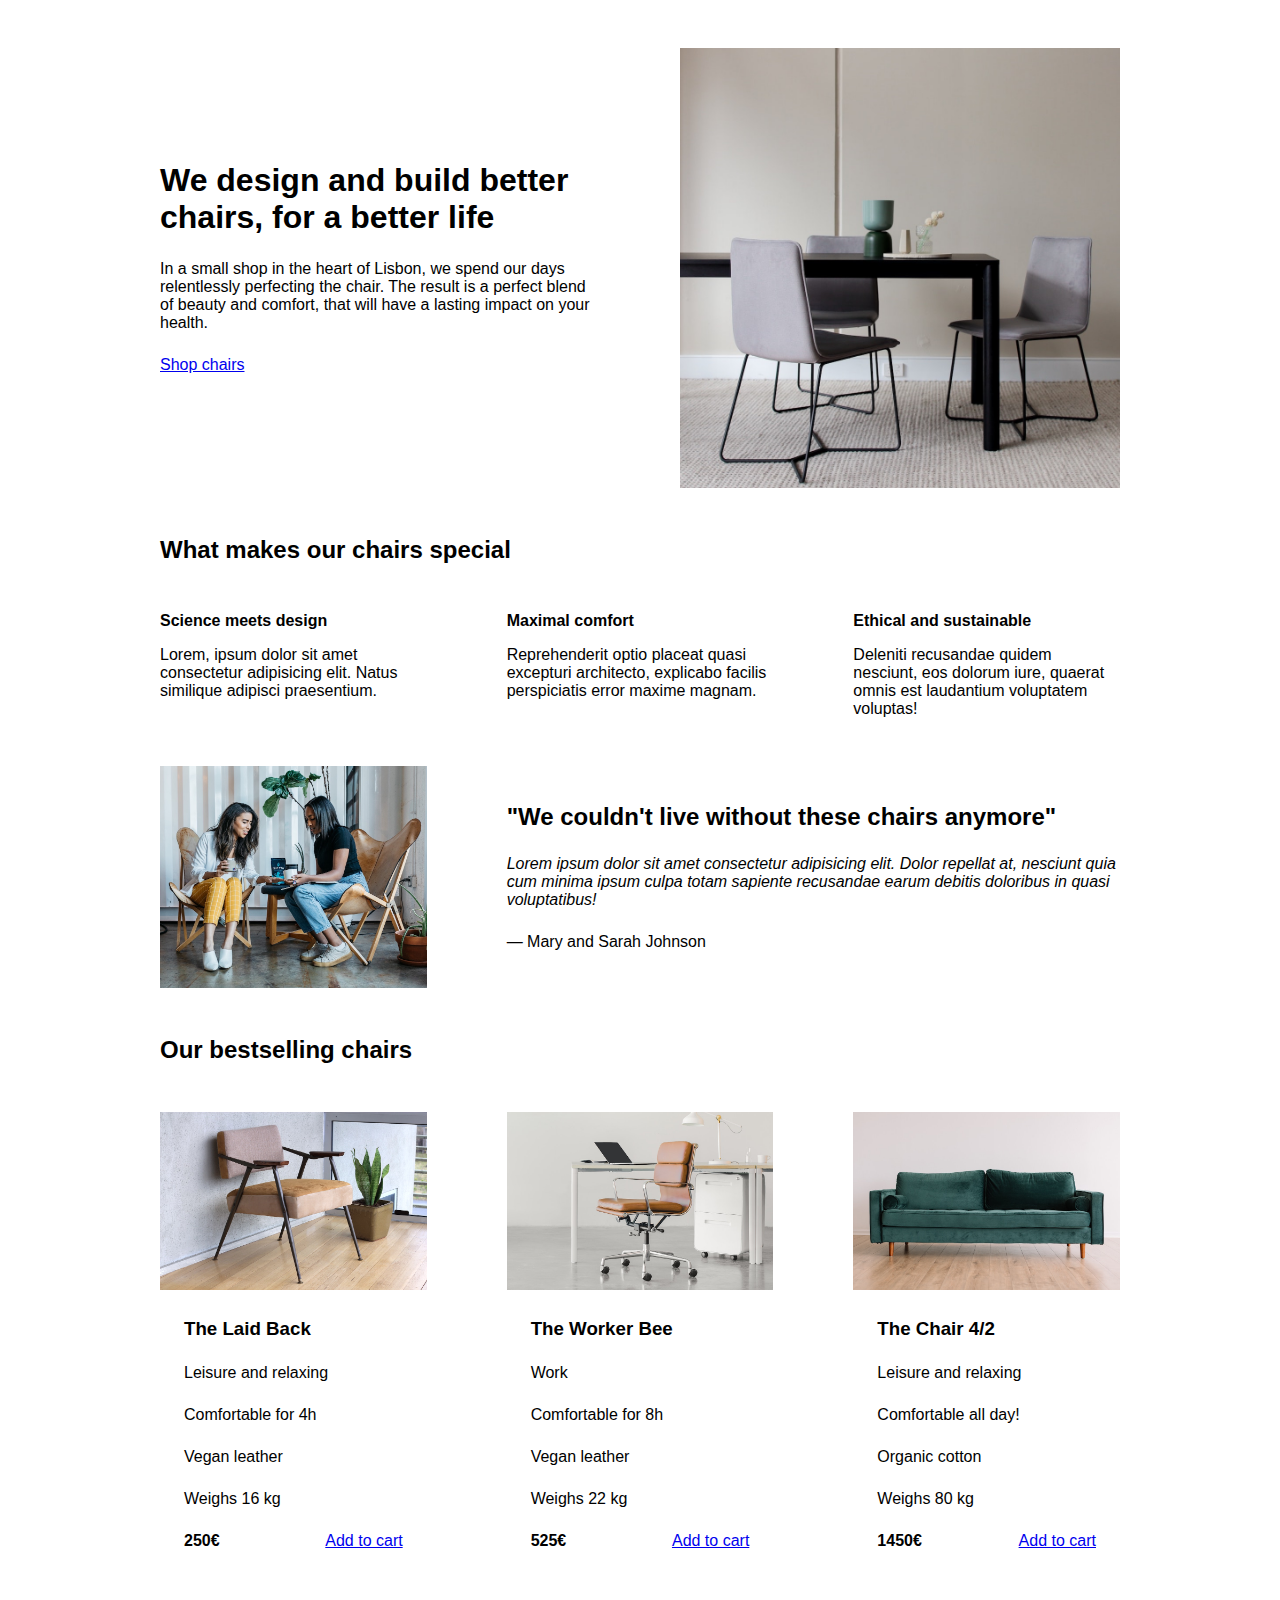
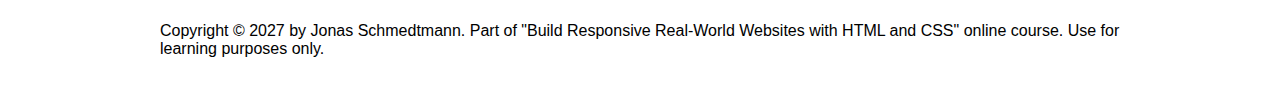
<file: html-css-course-master/starter/05-Design/index.html>
<!DOCTYPE html>
<html lang="en">
  <head>
    <meta charset="UTF-8" />
    <meta http-equiv="X-UA-Compatible" content="IE=edge" />
    <meta name="viewport" content="width=device-width, initial-scale=1.0" />

    <link rel="stylesheet" href="style.css" />
    <title>Lisbon Chair Shop</title>
  </head>
  <body>
    <div class="container">
      <header>
        <div class="header-text-box">
          <h1>We design and build better chairs, for a better life</h1>
          <p class="header-text">
            In a small shop in the heart of Lisbon, we spend our days
            relentlessly perfecting the chair. The result is a perfect blend of
            beauty and comfort, that will have a lasting impact on your health.
          </p>
          <a class="btn btn--big" href="#">Shop chairs</a>
        </div>
        <img src="hero.jpg" alt="Photo" />
      </header>

      <section>
        <h2>What makes our chairs special</h2>
        <div class="grid-3-cols">
          <div>
            <p class="features-title"><strong>Science meets design</strong></p>
            <p class="features-text">
              Lorem, ipsum dolor sit amet consectetur adipisicing elit. Natus
              similique adipisci praesentium.
            </p>
          </div>

          <div>
            <p class="features-title">
              <strong>Maximal comfort</strong>
            </p>
            <p class="features-text">
              Reprehenderit optio placeat quasi excepturi architecto, explicabo
              facilis perspiciatis error maxime magnam.
            </p>
          </div>

          <div>
            <p class="features-title">
              <strong>Ethical and sustainable</strong>
            </p>
            <p class="features-text">
              Deleniti recusandae quidem nesciunt, eos dolorum iure, quaerat
              omnis est laudantium voluptatem voluptas!
            </p>
          </div>
        </div>
      </section>

      <section class="testimonial-section">
        <div class="grid-3-cols">
          <img src="customers.jpg" alt="People sitting on chairs" />
          <div class="testimonial-box">
            <h2>"We couldn't live without these chairs anymore"</h2>
            <blockquote class="testimonial-text">
              Lorem ipsum dolor sit amet consectetur adipisicing elit. Dolor
              repellat at, nesciunt quia cum minima ipsum culpa totam sapiente
              recusandae earum debitis doloribus in quasi voluptatibus!
            </blockquote>
            <p class="testimonial-author">&mdash; Mary and Sarah Johnson</p>
          </div>
        </div>
      </section>

      <section>
        <h2>Our bestselling chairs</h2>
        <div class="grid-3-cols">
          <figure class="chair">
            <img src="chair-1.jpg" alt="Chair" />
            <div class="chair-box">
              <h3>The Laid Back</h3>
              <ul class="chair-details">
                <li>
                  <!-- Span is a generic INLINE text element, it doesn't have any meaning. It's like a div element, but inline -->
                  <span>Leisure and relaxing</span>
                </li>
                <li>
                  <span>Comfortable for 4h</span>
                </li>
                <li>
                  <span>Vegan leather</span>
                </li>
                <li>
                  <span>Weighs 16 kg</span>
                </li>
              </ul>
              <div class="chair-price">
                <strong>250€</strong>
                <a href="#" class="btn btn--small">Add to cart</a>
              </div>
            </div>
          </figure>

          <figure class="chair">
            <img src="chair-2.jpg" alt="Chair" />
            <div class="chair-box">
              <h3>The Worker Bee</h3>
              <ul class="chair-details">
                <li>
                  <span>Work</span>
                </li>
                <li>
                  <span>Comfortable for 8h</span>
                </li>
                <li>
                  <span>Vegan leather</span>
                </li>
                <li>
                  <span>Weighs 22 kg</span>
                </li>
              </ul>
              <div class="chair-price">
                <strong>525€</strong>
                <a href="#" class="btn btn--small">Add to cart</a>
              </div>
            </div>
          </figure>

          <figure class="chair">
            <img src="chair-3.jpg" alt="Chair" />
            <div class="chair-box">
              <h3>The Chair 4/2</h3>
              <ul class="chair-details">
                <li>
                  <span>Leisure and relaxing</span>
                </li>
                <li>
                  <span>Comfortable all day!</span>
                </li>
                <li>
                  <span>Organic cotton</span>
                </li>
                <li>
                  <span>Weighs 80 kg</span>
                </li>
              </ul>
              <div class="chair-price">
                <strong>1450€</strong>
                <a href="#" class="btn btn--small">Add to cart</a>
              </div>
            </div>
          </figure>
        </div>
      </section>

      <footer>
        Copyright &copy; 2027 by Jonas Schmedtmann. Part of "Build Responsive
        Real-World Websites with HTML and CSS" online course. Use for learning
        purposes only.
      </footer>
    </div>
  </body>
</html>
</file>
<file: CSS The Code Magazine/03-CSS-Fundamentals/style.css>
* {
  /* border-top: 10px solid #1098ad; */
  margin: 0;
  padding: 0;
}

body {
  color: #444;
  font-family: serif;
  border-top: 10px solid #1098ad;
}
.container {
  width: 700px;
  margin: 0 auto;
}
.main-header {
  background-color: #f7f7f7;
  /* padding: 20px;
  padding-left: 40px;
  padding-right: 40px; */
  padding: 20px 40px;
  /*top and bottom and then left and right*/
  margin-bottom: 60px;
  height: 80px;
}
nav {
  font-size: 18px;
}
article {
  margin-bottom: 60px;
}
.post-header {
  margin-bottom: 40px;
}

aside {
  background-color: #f7f7f7;
  border-top: 5px solid #1098ad;
  border-bottom: 5px solid #1098ad;
  padding: 50px 0px;
  width: 500px;
}

h1,
h2,
h3 {
  color: #1098ad;
}

h1 {
  /* color: blue;*/
  font-size: 26px;

  text-transform: uppercase;
  font-style: italic;
}

h2 {
  font-size: 40px;
  margin-bottom: 30px;
}
h3 {
  font-size: 30px;
  margin-bottom: 20px;
  margin-top: 40px;
}
h4 {
  font-size: 20px;
  text-transform: uppercase;
  text-align: center;
}

p {
  font-size: 22px;
  line-height: 1.5;
  margin-bottom: 15px;
}
ul,
ol {
  margin-left: 50px;
  margin-bottom: 20px;
}
li {
  font-size: 20px;
  margin-bottom: 10px;
}
li :last-child {
  margin-bottom: 0px;
}

/* footer p {
  font-size: 16px;
} */
/*
article header p {
  font-style: italic;
}
*/

#author {
  font-style: italic;
  font-size: 18px;
}
#copyright {
  font-size: 16px;
}
.related-author {
  font-size: 18px;
  font-weight: bold;
}

/* ul {
  list-style: none;
} */
.related {
  list-style: none;
}

body {
  /* background-color: rgb(0, 255, 200); */
}
li:first-child {
  font-weight: bold;
}
li:last-child {
  font-style: italic;
}

li:nth-child(even) {
  /* color: red; */
}
/* Misconception.This will not work. */
article p:first-child {
  color: red;
}
/* Styling Links */

a:link {
  color: #1098ad;
  text-decoration: none;
}
a:visited {
  color: #1098ad;
}
a:hover {
  color: orangered;
  font-weight: bold;
  text-decoration: underline orangered;
}
a:active {
  background-color: black;
  font-style: italic;
}
/* LVHA Remember that when doing this, It must be in this order. */

.post-image {
  width: 100%;
  height: auto;
}

/* resolving conflicts */

/* #copyright {
  color: red;
}
.copyright {
  color: blue;
}
.text {
  color: yellow;
}
footer p {
  color: green !important;
} */
/* 
nav a:link {
  font-size: 18px;
} */
</file>
<file: html-css-course-master/final/03-CSS-Fundamentals/style.css>
* {
  /* border-top: 10px solid #1098ad; */
  margin: 0;
  padding: 0;
}

/* PAGE SECTIONS */
body {
  color: #444;
  font-family: sans-serif;

  border-top: 10px solid #1098ad;
  position: relative;
}

.container {
  width: 800px;
  /* margin-left: auto;
  margin-right: auto; */
  margin: 0 auto;
}

.main-header {
  background-color: #f7f7f7;
  /* padding: 20px;
  padding-left: 40px;
  padding-right: 40px; */
  padding: 20px 40px;
  margin-bottom: 60px;
  /* height: 80px; */
}

nav {
  font-size: 18px;
  /* text-align: center; */
}

article {
  margin-bottom: 60px;
}

.post-header {
  margin-bottom: 40px;
  /* position: relative; */
}

aside {
  background-color: #f7f7f7;
  border-top: 5px solid #1098ad;
  border-bottom: 5px solid #1098ad;
  /* padding-top: 50px;
  padding-bottom: 50px; */
  padding: 50px 0;
  width: 500px;
}

/* SMALLER ELEMENTS */
h1,
h2,
h3 {
  color: #1098ad;
}

h1 {
  font-size: 26px;
  text-transform: uppercase;
  font-style: italic;
}

h2 {
  font-size: 40px;
  margin-bottom: 30px;
}

h3 {
  font-size: 30px;
  margin-bottom: 20px;
  margin-top: 40px;
}

h4 {
  font-size: 20px;
  text-transform: uppercase;
  text-align: center;
}

p {
  font-size: 22px;
  line-height: 1.5;
  margin-bottom: 15px;
}

ul,
ol {
  margin-left: 50px;
  margin-bottom: 20px;
}

li {
  font-size: 20px;
  margin-bottom: 10px;
  /* display: inline; */
}

li:last-child {
  margin-bottom: 0;
}

/* footer p {
  font-size: 16px;
} */

/* article header p {
  font-style: italic;
} */

#author {
  font-style: italic;
  font-size: 18px;
}

#copyright {
  font-size: 16px;
}

.related-author {
  font-size: 18px;
  font-weight: bold;
}

/* ul {
  list-style: none;
} */

.related {
  list-style: none;
}

body {
  /* background-color: orangered; */
}

/* .first-li {
  font-weight: bold;
} */

li:first-child {
  font-weight: bold;
}

li:last-child {
  font-style: italic;
}

li:nth-child(even) {
  /* color: red; */
}

/* Misconception: this won't work! */
article p:first-child {
  color: red;
}

/* Styling links */
a:link {
  color: #1098ad;
  text-decoration: none;
}

a:visited {
  /* color: #777; */
  color: #1098ad;
}

a:hover {
  color: orangered;
  font-weight: bold;
  text-decoration: underline orangered;
}

a:active {
  background-color: black;
  font-style: italic;
}
/* LVHA */

.post-img {
  width: 100%;
  height: auto;
}

nav a:link {
  /* background-color: orangered;
  margin: 20px;
  padding: 20px;

  display: block; */

  margin-right: 30px;
  margin-top: 10px;
  display: inline-block;
}

nav a:link:last-child {
  margin-right: 0;
}

button {
  font-size: 22px;
  padding: 20px;
  cursor: pointer;

  position: absolute;
  /* top: 50px;
  left: 50px; */
  bottom: 50px;
  right: 50px;
}

h1::first-letter {
  font-style: normal;
  margin-right: 5px;
}

h3 + p::first-line {
  /* color: red; */
}

h2 {
  /* background-color: orange; */
  position: relative;
}

h2::before {
  content: "TOP";
  background-color: #ffe70e;
  color: #444;
  font-size: 16px;
  font-weight: bold;
  display: inline-block;
  padding: 5px 10px;
  position: absolute;
  top: -10px;
  right: -25px;
}

/* Resolving conflicts */
/* #copyright {
  color: red;
}

.copyright {
  color: blue;
}

.text {
  color: yellow;
}

footer p {
  color: green !important;
} */

/* nav a:link,
nav p {
  font-size: 18px;
} */
</file>
<file: html-css-course-master/final/04-CSS-Layouts/style.css>
* {
  /* border-top: 10px solid #1098ad; */
  margin: 0;
  padding: 0;
  box-sizing: border-box;
}

/* PAGE SECTIONS */
body {
  color: #444;
  font-family: sans-serif;

  border-top: 10px solid #1098ad;
  position: relative;
}

.container {
  width: 1200px;
  /* margin-left: auto;
  margin-right: auto; */
  margin: 0 auto;
}

.main-header {
  background-color: #f7f7f7;
  /* padding: 20px;
  padding-left: 40px;
  padding-right: 40px; */
  padding: 20px 40px;
  /* margin-bottom: 60px; */
  /* height: 80px; */
}

nav {
  font-size: 18px;
  /* text-align: center; */
}

article {
  /* margin-bottom: 60px; */
}

.post-header {
  margin-bottom: 40px;
  /* position: relative; */
}

aside {
  background-color: #f7f7f7;
  border-top: 5px solid #1098ad;
  border-bottom: 5px solid #1098ad;
  padding: 50px 40px;
}

/* SMALLER ELEMENTS */
h1,
h2,
h3 {
  color: #1098ad;
}

h1 {
  font-size: 26px;
  text-transform: uppercase;
  font-style: italic;
}

h2 {
  font-size: 40px;
  margin-bottom: 30px;
}

h3 {
  font-size: 30px;
  margin-bottom: 20px;
  margin-top: 40px;
}

h4 {
  font-size: 20px;
  text-transform: uppercase;
  text-align: center;
  margin-bottom: 30px;
}

p {
  font-size: 22px;
  line-height: 1.5;
  margin-bottom: 15px;
}

ul,
ol {
  margin-left: 50px;
  margin-bottom: 20px;
}

li {
  font-size: 20px;
  margin-bottom: 10px;
  /* display: inline; */
}

li:last-child {
  margin-bottom: 0;
}

/* footer p {
  font-size: 16px;
} */

/* article header p {
  font-style: italic;
} */

#author {
  font-style: italic;
  font-size: 18px;
}

#copyright {
  font-size: 16px;
}

.related-author {
  font-size: 18px;
  font-weight: bold;
}

/* ul {
  list-style: none;
} */

.related {
  list-style: none;
  margin-left: 0;
}

body {
  /* background-color: orangered; */
}

/* .first-li {
  font-weight: bold;
} */

li:first-child {
  font-weight: bold;
}

li:last-child {
  font-style: italic;
}

li:nth-child(even) {
  /* color: red; */
}

/* Misconception: this won't work! */
article p:first-child {
  color: red;
}

/* Styling links */
a:link {
  color: #1098ad;
  text-decoration: none;
}

a:visited {
  /* color: #777; */
  color: #1098ad;
}

a:hover {
  color: orangered;
  font-weight: bold;
  text-decoration: underline orangered;
}

a:active {
  background-color: black;
  font-style: italic;
}
/* LVHA */

.post-img {
  width: 100%;
  height: auto;
}

nav a:link {
  /* background-color: orangered;
  margin: 20px;
  padding: 20px;

  display: block; */

  margin-right: 30px;
  display: inline-block;
}

nav a:link:last-child {
  margin-right: 0;
}

button {
  font-size: 22px;
  padding: 20px;
  cursor: pointer;

  position: absolute;
  /* top: 50px;
  left: 50px; */
  bottom: 50px;
  right: 50px;
}

h1::first-letter {
  font-style: normal;
  margin-right: 5px;
}

h3 + p::first-line {
  /* color: red; */
}

h2 {
  /* background-color: orange; */
  position: relative;
}

h2::before {
  content: "TOP";
  background-color: #ffe70e;
  color: #444;
  font-size: 16px;
  font-weight: bold;
  display: inline-block;
  padding: 5px 10px;
  position: absolute;
  top: -10px;
  right: -25px;
}

/* Resolving conflicts */
/* #copyright {
  color: red;
}

.copyright {
  color: blue;
}

.text {
  color: yellow;
}

footer p {
  color: green !important;
} */

/* nav a:link,
nav p {
  font-size: 18px;
} */

/* FLOATS */
/*
.author-img {
  float: left;
  margin-bottom: 20px;
}

.author {
  float: left;
  margin-top: 10px;
  margin-left: 20px;
}

h1 {
  float: left;
}

nav {
  float: right;
}

.clear {
  clear: both;
}

.clearfix::after {
  clear: both;
  content: "";
  display: block;
}

article {
  width: 825px;
  float: left;
}

aside {
  width: 300px;
  float: right;
}

footer {
  clear: both;
}
*/

/* FLEXBOX */
.main-header {
  display: flex;
  align-items: center;
  justify-content: space-between;
}

.author-box {
  display: flex;
  align-items: center;
  margin-bottom: 15px;
}

.author {
  margin-bottom: 0;
  margin-left: 15px;
}

.related-post {
  display: flex;
  align-items: center;
  gap: 20px;
  margin-bottom: 30px;
}

.related-link:link {
  font-size: 17px;
  font-weight: bold;
  font-style: normal;
  margin-bottom: 5px;
  display: block;
}

.related-author {
  margin-bottom: 0;
  font-size: 14px;
  font-weight: normal;
  font-style: italic;
}

/* FLEXBOX LAYOUT */
/* .row {
  display: flex;
  align-items: flex-start;
  gap: 75px;
  margin-bottom: 60px;
}

article {
  flex: 1;
  margin-bottom: 0;
}

aside {
  
  DEFAULTS:
  flex-grow: 0;
  flex-shrink: 1;
  flex-basis: auto;

  flex: 0 0 300px;
} */

/* CSS GRID LAYOUT */
.container {
  display: grid;
  grid-template-columns: 1fr 300px;
  column-gap: 75px;
  row-gap: 60px;
  align-items: start;
}

.main-header {
  /* grid-column: 1 / span 2; */
  grid-column: 1 / -1;
}

article {
}

aside {
}

footer {
  grid-column: 1 / -1;
}
</file>
<file: html-css-course-master/final/05-Design/style.css>
/*
SPACING SYSTEM (px)
2 / 4 / 8 / 12 / 16 / 24 / 32 / 48 / 64 / 80 / 96 / 128

FONT SIZE SYSTEM (px)
10 / 12 / 14 / 16 / 18 / 20 / 24 / 30 / 36 / 44 / 52 / 62 / 74 / 86 / 98
*/

/* 
MAIN COLOR: #087f5b
GREY COLOR: #343a40
*/

* {
  margin: 0;
  padding: 0;
  box-sizing: border-box;
}

/* ------------------------ */
/* GENERAL STYLES */
/* ------------------------ */
body {
  font-family: "Inter", sans-serif;
  color: #343a40;
  border-bottom: 8px solid #087f5b;
}

.container {
  width: 960px;
  margin: 0 auto;
}

header,
section {
  margin-bottom: 96px;
}

h2 {
  margin-bottom: 48px;
  font-size: 36px;
  letter-spacing: -0.5px;
  /* 24 / 30 / 36 */
}

.grid-3-cols {
  display: grid;
  grid-template-columns: repeat(3, 1fr);
  column-gap: 80px;
}

.btn:link,
.btn:visited {
  background-color: #087f5b;
  color: #fff;
  text-decoration: none;
  text-transform: uppercase;
  font-weight: 500;

  display: inline-block;
  border-radius: 100px;
}

.btn:hover,
.btn:active {
  background-color: #099268;
}

.btn--big {
  font-size: 18px;
  padding: 16px 32px;
}

.btn--small {
  font-size: 14px;
  padding: 8px 12px;
}

img {
  border-radius: 12px;
}

/* ------------------------ */
/* COMPONENT STYLES */
/* ------------------------ */

/* HEADER */
header {
  display: grid;
  grid-template-columns: repeat(2, 1fr);
  column-gap: 80px;
  margin-top: 64px;
}

.header-text-box {
  align-self: center;
}

h1 {
  margin-bottom: 32px;
  font-size: 44px;
  line-height: 1.1;
  letter-spacing: -1px;
  /* 44 / 52 / 62 */

  /* text-shadow: 0 5px 5px rgba(0, 0, 0, 0.2); */
}

.header-text {
  margin-bottom: 24px;
  font-size: 18px;
  line-height: 1.7;
}

img {
  width: 100%;
}

/* FEATURES */
.features-icon {
  stroke: #087f5b;
  width: 32px;
  heigh: 32px;
  margin-bottom: 24px;
}

.features-title {
  margin-bottom: 16px;
  font-size: 20px;
}

.features-text {
  font-size: 18px;
  line-height: 1.7;
}

/* TESTIMONIAL */
.testimonial-section {
  background-color: #087f5b;
  color: #fff;
  padding: 24px;
  border-radius: 12px;
}

.testimonial-box {
  grid-column: 2 / -1;
  align-self: center;
}

.testimonial-box h2 {
  margin-bottom: 24px;
  /* 20 / 24 / 30 */
  font-size: 24px;
}

.testimonial-text {
  font-style: italic;
  margin-bottom: 24px;
  font-size: 18px;
  line-height: 1.7;
  color: ##e6fcf5;
}

.testimonial-author {
  color: #c3fae8;
}

/* CHAIRS */
.chair {
  box-shadow: 0 20px 30px 0 rgba(0, 0, 0, 0.07);
  border-radius: 12px;
}

.chair img {
  border-bottom-left-radius: 0;
  border-bottom-right-radius: 0;
}

.chair-box {
  padding: 32px;
}

h3 {
  margin-bottom: 24px;
  font-size: 20px;
}

.chair-details {
  list-style: none;
  margin-bottom: 48px;
}

.chair-details li {
  display: flex;
  align-items: center;
  gap: 12px;
  margin-bottom: 16px;
}

.chair-details li:last-child {
  margin-bottom: 0;
}

.chair-icon {
  stroke: #087f5b;
  width: 24px;
  height: 24px;
}

.chair-price {
  display: flex;
  justify-content: space-between;
  align-items: center;
  font-size: 20px;
}

footer {
  margin-bottom: 48px;
  font-size: 14px;
  color: #495057;
}
</file>
<file: html-css-course-master/starter/05-Design/style.css>
/*
SPACING SYSTEM (px)
2 / 4 / 8 / 12 / 16 / 24 / 32 / 48 / 64 / 80 / 96 / 128

FONT SIZE SYSTEM (px)
10 / 12 / 14 / 16 / 18 / 20 / 24 / 30 / 36 / 44 / 52 / 62 / 74 / 86 / 98
*/

* {
  margin: 0;
  padding: 0;
  box-sizing: border-box;
}

/* ------------------------ */
/* GENERAL STYLES */
/* ------------------------ */
body {
  font-family: sans-serif;
}

.container {
  width: 960px;
  margin: 0 auto;
}

header,
section {
  margin-bottom: 48px;
}

h2 {
  margin-bottom: 48px;
}

.grid-3-cols {
  display: grid;
  grid-template-columns: repeat(3, 1fr);
  column-gap: 80px;
}

/* ------------------------ */
/* COMPONENT STYLES */
/* ------------------------ */

/* HEADER */
header {
  display: grid;
  grid-template-columns: repeat(2, 1fr);
  column-gap: 80px;
  margin-top: 48px;
}

.header-text-box {
  align-self: center;
}

h1 {
  margin-bottom: 24px;
}

.header-text {
  margin-bottom: 24px;
}

img {
  width: 100%;
}

/* FEATURES */
.features-icon {
}

.features-title {
  margin-bottom: 16px;
}

.features-text {
}

/* TESTIMONIAL */
.testimonial-section {
}

.testimonial-box {
  grid-column: 2 / -1;
  align-self: center;
}

.testimonial-box h2 {
  margin-bottom: 24px;
}

.testimonial-text {
  font-style: italic;
  margin-bottom: 24px;
}

/* CHAIRS */
.chair-box {
  padding: 24px;
}

h3 {
  margin-bottom: 24px;
}

.chair-details {
  list-style: none;
  margin-bottom: 24px;
}

.chair-details li {
  display: flex;
  align-items: center;
  gap: 12px;
  margin-bottom: 24px;
}

.chair-details li:last-child {
  margin-bottom: 0;
}

.chair-icon {
}

.chair-price {
  display: flex;
  justify-content: space-between;
}

footer {
  margin-bottom: 48px;
}
</file>
